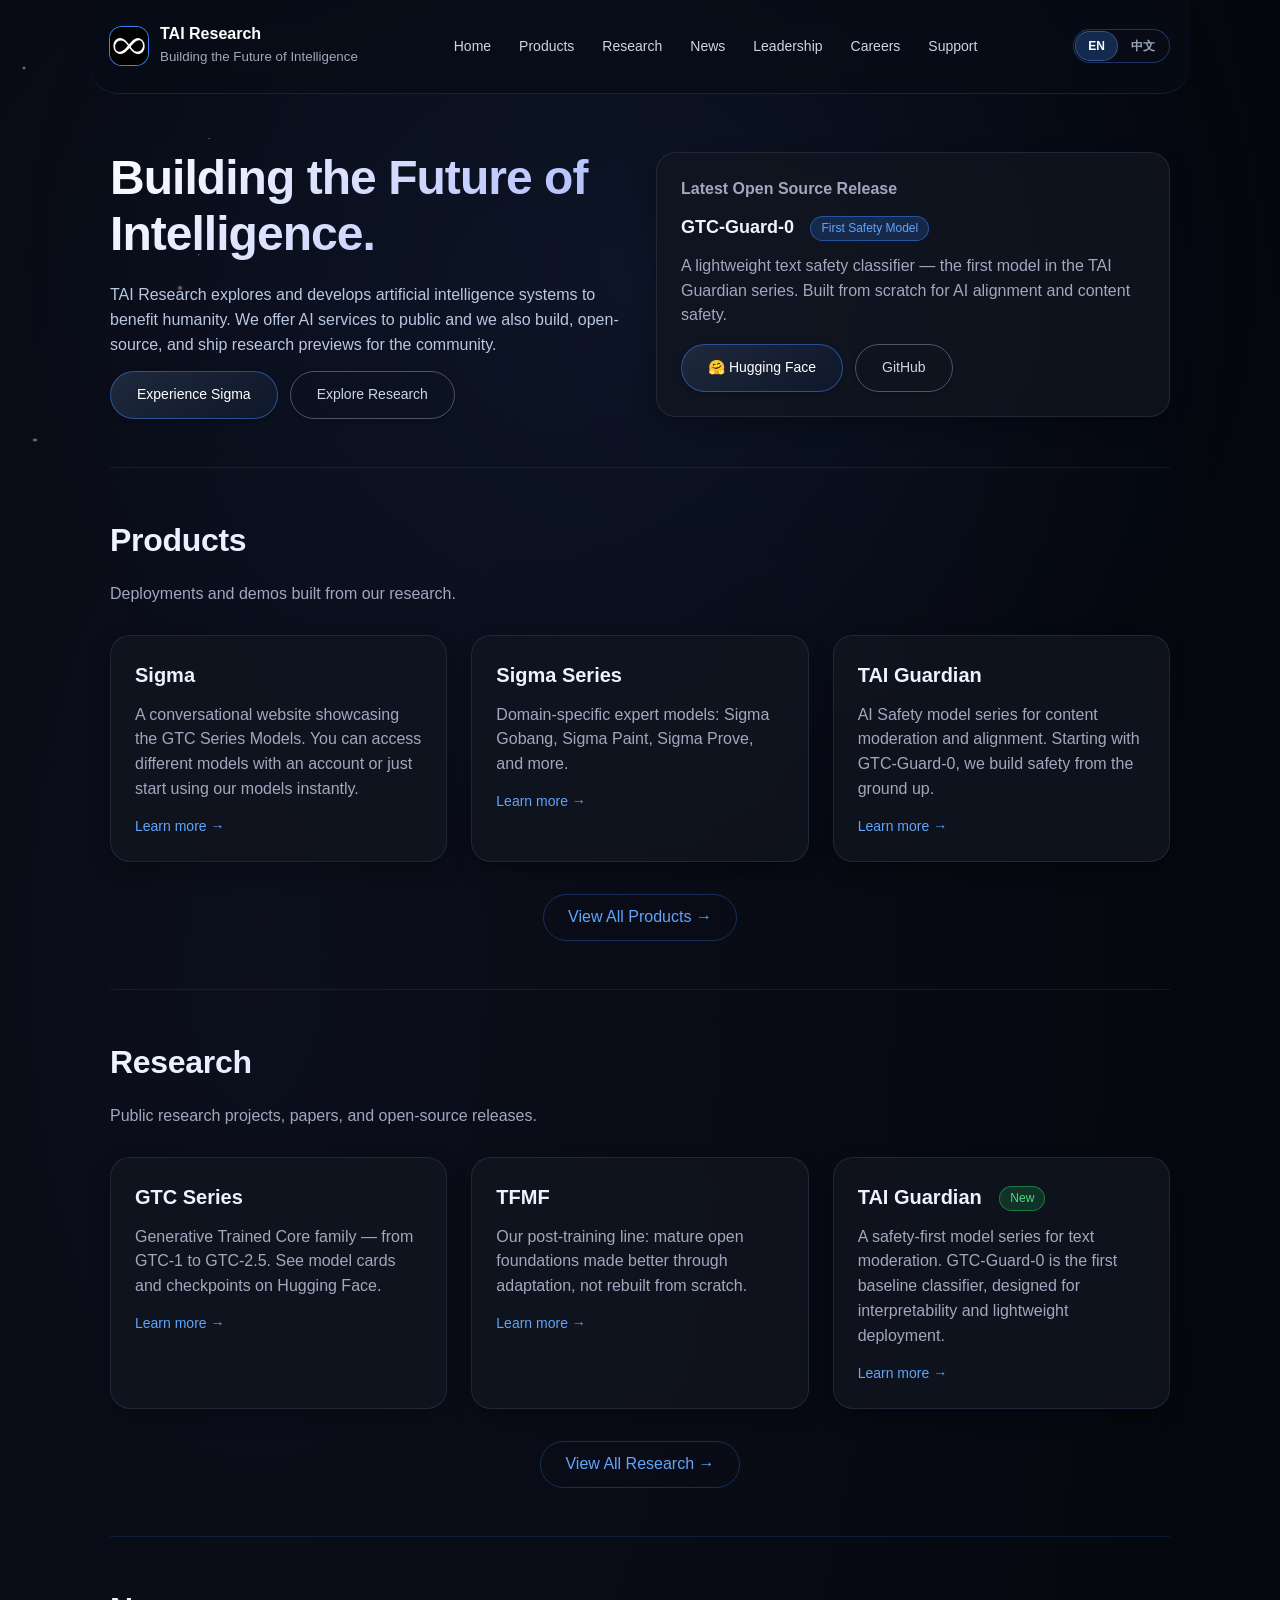
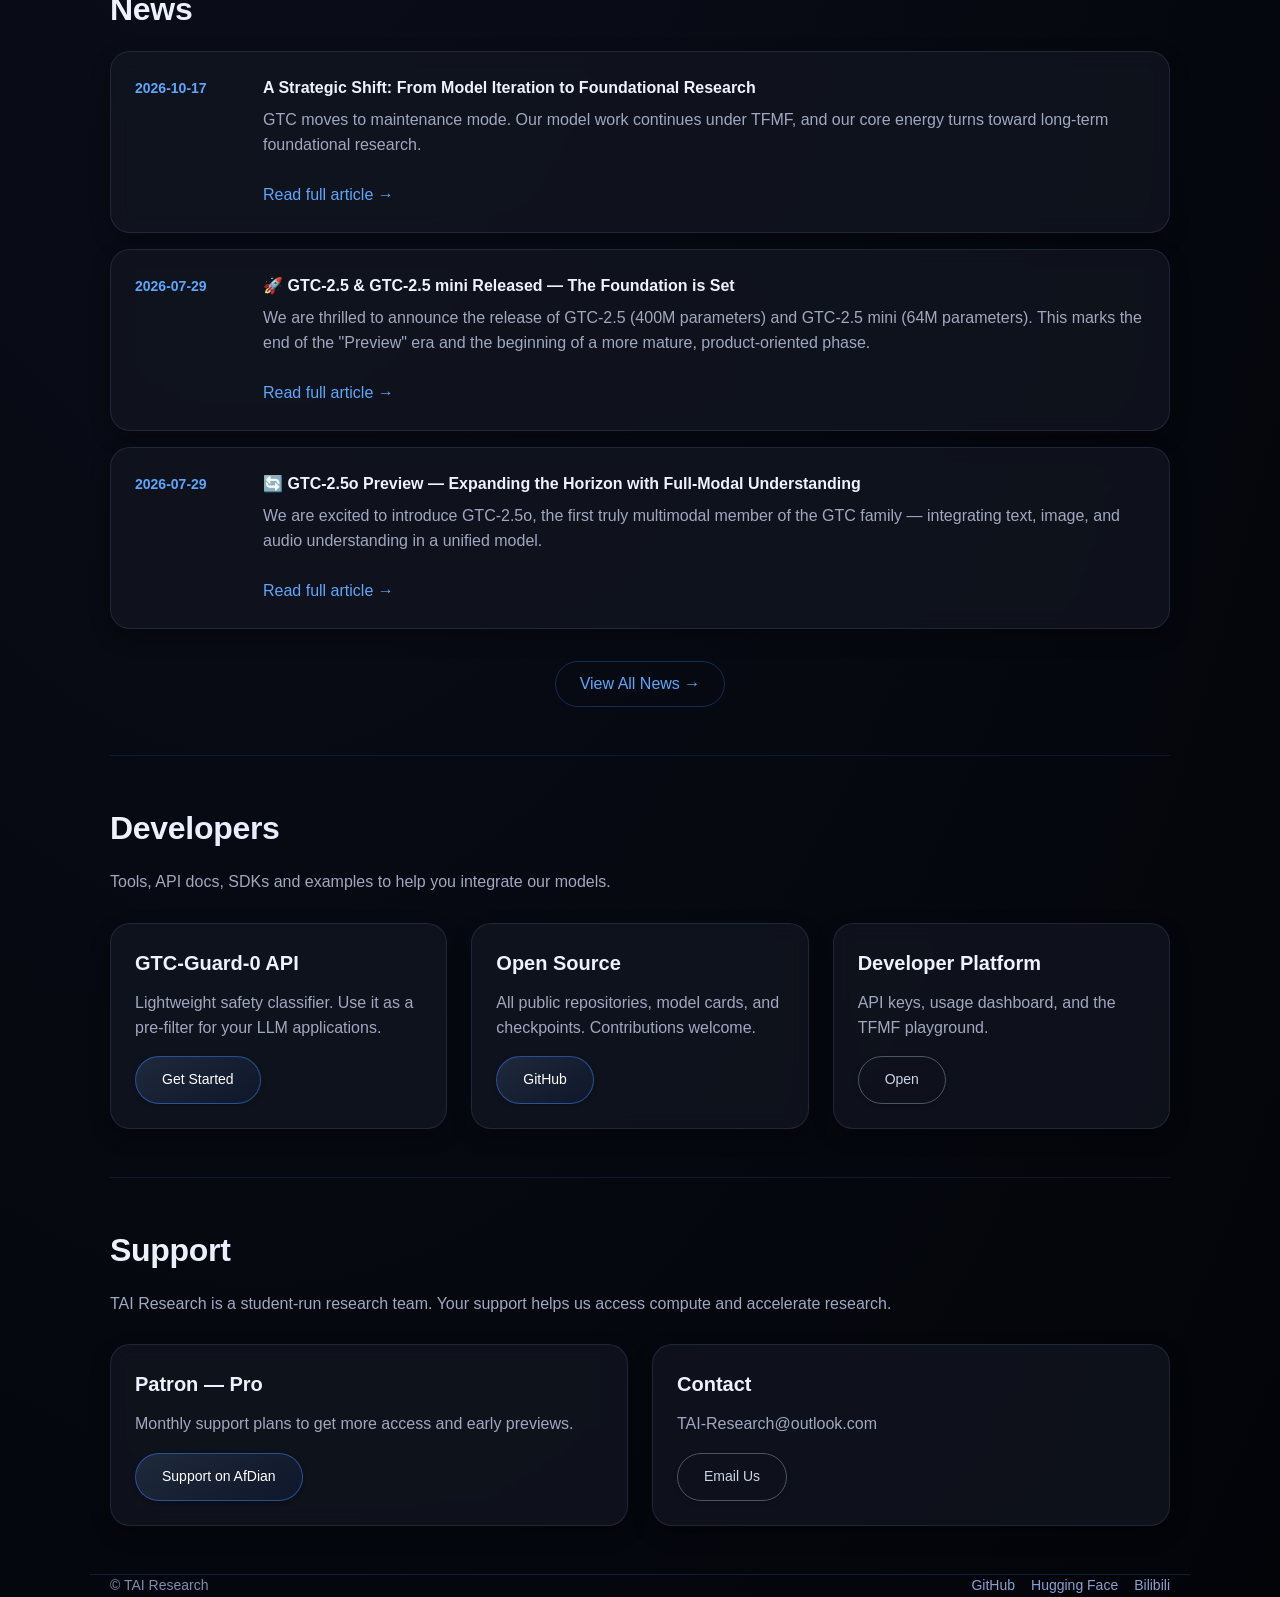
<file: index.html>
<!doctype html>
<html lang="en">
<head>
    <meta charset="utf-8" />
    <meta name="viewport" content="width=device-width,initial-scale=1" />
    <title>TAI Research — Building the Future of Intelligence</title>

    <link rel="icon" type="image/png" sizes="32x32" href="assets/favicon-32.png" />
    <link rel="icon" type="image/png" sizes="64x64" href="assets/favicon.png" />
    <link rel="apple-touch-icon" href="assets/apple-touch-icon.png" />

    <meta name="description" content="TAI Research explores and develops artificial intelligence systems to benefit humanity." />
    <meta property="og:title" content="TAI Research" />
    <meta property="og:description" content="Building the Future of Intelligence." />
    <meta property="og:image" content="assets/logo.png" />
    <meta name="theme-color" content="#0a0c12" />

    <link rel="stylesheet" href="assets/site.css" />
</head>
<body data-page="index">

<header class="container site-header">
    <a class="logo" href="index.html">
        <span class="mark"><img src="assets/logo.png" alt="TAI Research" /></span>
        <span>
            <span class="logo-name">TAI Research</span>
            <small data-i18n="tagline">Building the Future of Intelligence</small>
        </span>
    </a>

    <button class="nav-toggle" id="navToggle" aria-label="Menu" aria-expanded="false">☰</button>

    <nav class="site-nav">
        <a href="index.html" data-i18n="nav.home">Home</a>
        <a href="products.html" data-i18n="nav.products">Products</a>
        <a href="research.html" data-i18n="nav.research">Research</a>
        <a href="news.html" data-i18n="nav.news">News</a>
        <a href="leadership.html" data-i18n="nav.leadership">Leadership</a>
        <a href="careers.html" data-i18n="nav.careers">Careers</a>
        <a href="index.html#support" data-i18n="nav.support">Support</a>
    </nav>

    <div class="lang-toggle" role="group" aria-label="Language">
        <button type="button" data-lang-btn="en" aria-pressed="true">EN</button>
        <button type="button" data-lang-btn="zh" aria-pressed="false">中文</button>
    </div>
</header>

<main class="container">

    <section class="hero">
        <div>
            <h1 data-i18n="hero.title">Building the Future of Intelligence.</h1>
            <p data-i18n="hero.body">TAI Research explores and develops artificial intelligence systems to benefit humanity. We offer AI services to public and we also build, open-source, and ship research previews for the community.</p>
            <div class="hero-actions">
                <a class="btn" href="https://ltyleo.github.io/sigma/" target="_blank" rel="noopener" data-i18n="hero.cta1">Experience Sigma</a>
                <a class="btn outline" href="research.html" data-i18n="hero.cta2">Explore Research</a>
            </div>
        </div>
        <div class="card">
            <strong class="muted" style="display:block;margin-bottom:12px" data-i18n="latest.label">Latest Open Source Release</strong>
            <div>
                <span style="font-weight:600;font-size:18px;color:#f0f3ff">GTC-Guard-0</span>
                <span class="badge" data-i18n="latest.badge">First Safety Model</span>
            </div>
            <div class="muted" style="margin:12px 0" data-i18n="latest.desc">A lightweight text safety classifier — the first model in the TAI Guardian series. Built from scratch for AI alignment and content safety.</div>
            <div style="display:flex;gap:12px;margin-top:16px;flex-wrap:wrap">
                <a class="btn" href="https://huggingface.co/TAI-Research/GTC-Guard-0" target="_blank" rel="noopener">🤗 Hugging Face</a>
                <a class="btn outline" href="https://github.com/LTYLeo/GTC-Guard-0" target="_blank" rel="noopener">GitHub</a>
            </div>
        </div>
    </section>

    <section id="products">
        <h2 data-i18n="products.title">Products</h2>
        <p class="muted" data-i18n="products.sub">Deployments and demos built from our research.</p>
        <div class="grid">
            <a href="products.html" class="card card-clickable">
                <h3>Sigma</h3>
                <p class="muted" data-i18n="products.sigma">A conversational website showcasing the GTC Series Models. You can access different models with an account or just start using our models instantly.</p>
                <div class="more" data-i18n="learn_more">Learn more →</div>
            </a>
            <a href="products.html" class="card card-clickable">
                <h3>Sigma Series</h3>
                <p class="muted" data-i18n="products.sigma_series">Domain-specific expert models: Sigma Gobang, Sigma Paint, Sigma Prove, and more.</p>
                <div class="more" data-i18n="learn_more">Learn more →</div>
            </a>
            <a href="products.html" class="card card-clickable">
                <h3>TAI Guardian</h3>
                <p class="muted" data-i18n="products.guardian">AI Safety model series for content moderation and alignment. Starting with GTC-Guard-0, we build safety from the ground up.</p>
                <div class="more" data-i18n="learn_more">Learn more →</div>
            </a>
        </div>
        <div style="text-align:center;margin-top:16px">
            <a href="products.html" class="view-all-link" data-i18n="products.view_all">View All Products →</a>
        </div>
    </section>

    <section id="research">
        <h2 data-i18n="research.title">Research</h2>
        <p class="muted" data-i18n="research.sub">Public research projects, papers, and open-source releases.</p>
        <div class="grid">
            <a href="research.html" class="card card-clickable">
                <h3>GTC Series</h3>
                <p class="muted" data-i18n="research.gtc">Generative Trained Core family — from GTC-1 to GTC-2.5. See model cards and checkpoints on Hugging Face.</p>
                <div class="more" data-i18n="learn_more">Learn more →</div>
            </a>
            <a href="research.html" class="card card-clickable">
                <h3>TFMF</h3>
                <p class="muted" data-i18n="research.tfmf">Our post-training line: mature open foundations made better through adaptation, not rebuilt from scratch.</p>
                <div class="more" data-i18n="learn_more">Learn more →</div>
            </a>
            <a href="research.html" class="card card-clickable">
                <h3>TAI Guardian <span class="badge new" data-i18n="badge.new">New</span></h3>
                <p class="muted" data-i18n="research.guardian">A safety-first model series for text moderation. GTC-Guard-0 is the first baseline classifier, designed for interpretability and lightweight deployment.</p>
                <div class="more" data-i18n="learn_more">Learn more →</div>
            </a>
        </div>
        <div style="text-align:center;margin-top:16px">
            <a href="research.html" class="view-all-link" data-i18n="research.view_all">View All Research →</a>
        </div>
    </section>

    <section id="news">
        <h2 data-i18n="news.title">News</h2>
        <div style="display:flex;flex-direction:column;gap:16px;margin-top:16px">

            <a href="Research/strategic-shift.html" class="card news-clickable">
                <div class="news-item">
                    <div class="news-date">2026-10-17</div>
                    <div style="flex:1">
                        <strong data-i18n="news.shift.title">A Strategic Shift: From Model Iteration to Foundational Research</strong>
                        <div class="muted" style="margin-top:8px">
                            <span data-i18n="news.shift.desc">GTC moves to maintenance mode. Our model work continues under TFMF, and our core energy turns toward long-term foundational research.</span>
                            <br><br>
                            <span class="link-accent" data-i18n="read_more">Read full article →</span>
                        </div>
                    </div>
                </div>
            </a>

            <a href="Research/gtc-2.5.html" class="card news-clickable">
                <div class="news-item">
                    <div class="news-date">2026-07-29</div>
                    <div style="flex:1">
                        <strong data-i18n="news.gtc25.title">🚀 GTC-2.5 &amp; GTC-2.5 mini Released — The Foundation is Set</strong>
                        <div class="muted" style="margin-top:8px">
                            <span data-i18n="news.gtc25.desc">We are thrilled to announce the release of GTC-2.5 (400M parameters) and GTC-2.5 mini (64M parameters). This marks the end of the "Preview" era and the beginning of a more mature, product-oriented phase.</span>
                            <br><br>
                            <span class="link-accent" data-i18n="read_more">Read full article →</span>
                        </div>
                    </div>
                </div>
            </a>

            <a href="Research/gtc-2.5o.html" class="card news-clickable">
                <div class="news-item">
                    <div class="news-date">2026-07-29</div>
                    <div style="flex:1">
                        <strong data-i18n="news.gtc25o.title">🔄 GTC-2.5o Preview — Expanding the Horizon with Full-Modal Understanding</strong>
                        <div class="muted" style="margin-top:8px">
                            <span data-i18n="news.gtc25o.desc">We are excited to introduce GTC-2.5o, the first truly multimodal member of the GTC family — integrating text, image, and audio understanding in a unified model.</span>
                            <br><br>
                            <span class="link-accent" data-i18n="read_more">Read full article →</span>
                        </div>
                    </div>
                </div>
            </a>

        </div>
        <div style="text-align:center;margin-top:16px">
            <a href="news.html" class="view-all-link" data-i18n="news.view_all">View All News →</a>
        </div>
    </section>

    <section id="developers">
        <h2 data-i18n="dev.title">Developers</h2>
        <p class="muted" data-i18n="dev.sub">Tools, API docs, SDKs and examples to help you integrate our models.</p>
        <div class="grid">
            <div class="card">
                <h3>GTC-Guard-0 API</h3>
                <p class="muted" data-i18n="dev.guard_api">Lightweight safety classifier. Use it as a pre-filter for your LLM applications.</p>
                <p style="margin-top:16px"><a class="btn" href="https://huggingface.co/TAI-Research/GTC-Guard-0" target="_blank" rel="noopener" data-i18n="dev.get_started">Get Started</a></p>
            </div>
            <div class="card">
                <h3 data-i18n="dev.oss_title">Open Source</h3>
                <p class="muted" data-i18n="dev.oss_desc">All public repositories, model cards, and checkpoints. Contributions welcome.</p>
                <p style="margin-top:16px"><a class="btn" href="https://github.com/LTYLeo" target="_blank" rel="noopener">GitHub</a></p>
            </div>
            <div class="card">
                <h3 data-i18n="dev.platform_title">Developer Platform</h3>
                <p class="muted" data-i18n="dev.platform_desc">API keys, usage dashboard, and the TFMF playground.</p>
                <p style="margin-top:16px"><a class="btn outline" href="https://ltyleo.github.io/platform/" target="_blank" rel="noopener" data-i18n="dev.open">Open</a></p>
            </div>
        </div>
    </section>

    <section id="support">
        <h2 data-i18n="support.title">Support</h2>
        <p class="muted" data-i18n="support.sub">TAI Research is a student-run research team. Your support helps us access compute and accelerate research.</p>
        <div class="grid">
            <div class="card">
                <h3 data-i18n="support.patron_title">Patron — Pro</h3>
                <p class="muted" data-i18n="support.patron_desc">Monthly support plans to get more access and early previews.</p>
                <p style="margin-top:16px"><a class="btn" href="https://afdian.com/a/tai_research" target="_blank" rel="noopener" data-i18n="support.afdian">Support on AfDian</a></p>
            </div>
            <div class="card">
                <h3 data-i18n="support.contact_title">Contact</h3>
                <p class="muted">TAI-Research@outlook.com</p>
                <p style="margin-top:16px"><a class="btn outline" href="mailto:TAI-Research@outlook.com" data-i18n="support.email">Email Us</a></p>
            </div>
        </div>
    </section>

</main>

<footer class="container">
    <div class="footer-inner">
        <div>© TAI Research</div>
        <div class="footer-links">
            <a href="https://github.com/LTYLeo" target="_blank" rel="noopener">GitHub</a>
            <a href="https://huggingface.co/TAI-Research" target="_blank" rel="noopener">Hugging Face</a>
            <a href="https://space.bilibili.com/88158150" target="_blank" rel="noopener">Bilibili</a>
        </div>
    </div>
</footer>

<script src="assets/locales.js"></script>
<script src="assets/i18n.js"></script>
<script src="assets/menu.js"></script>
</body>
</html>
</file>
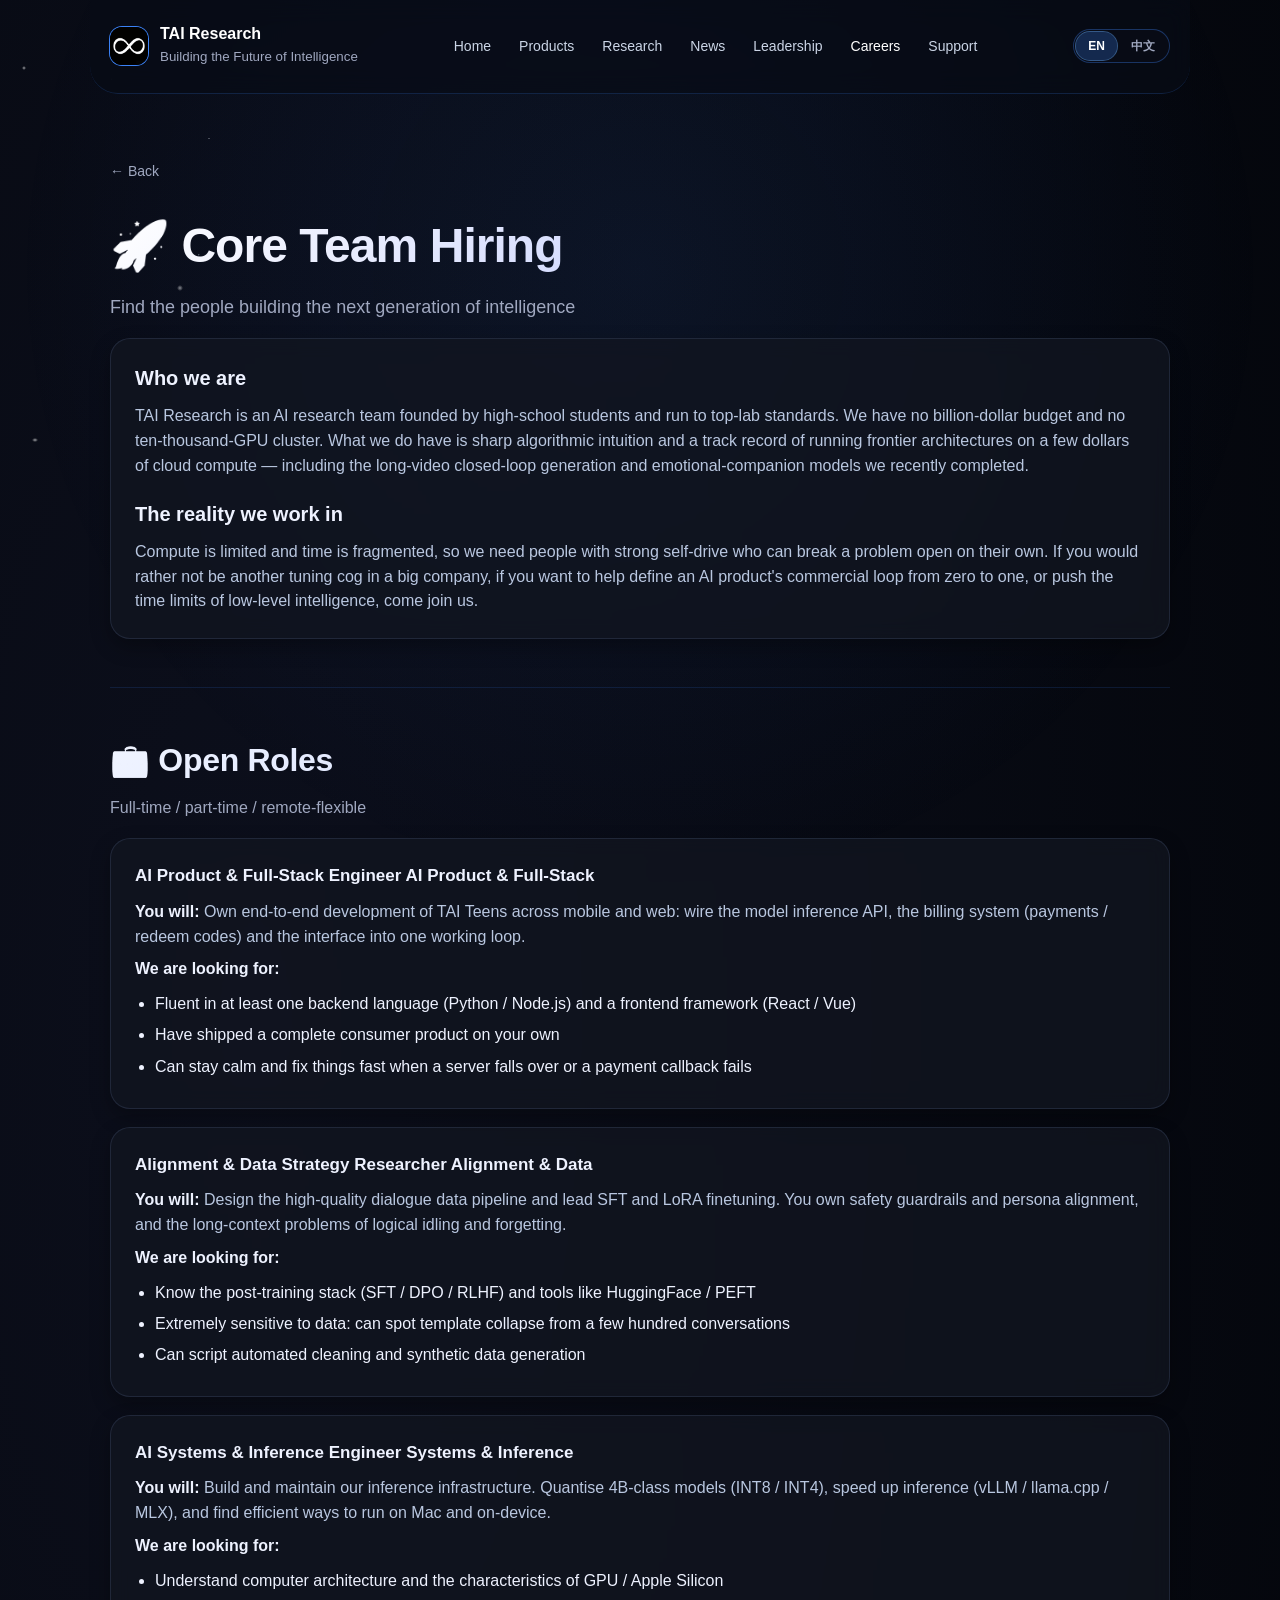
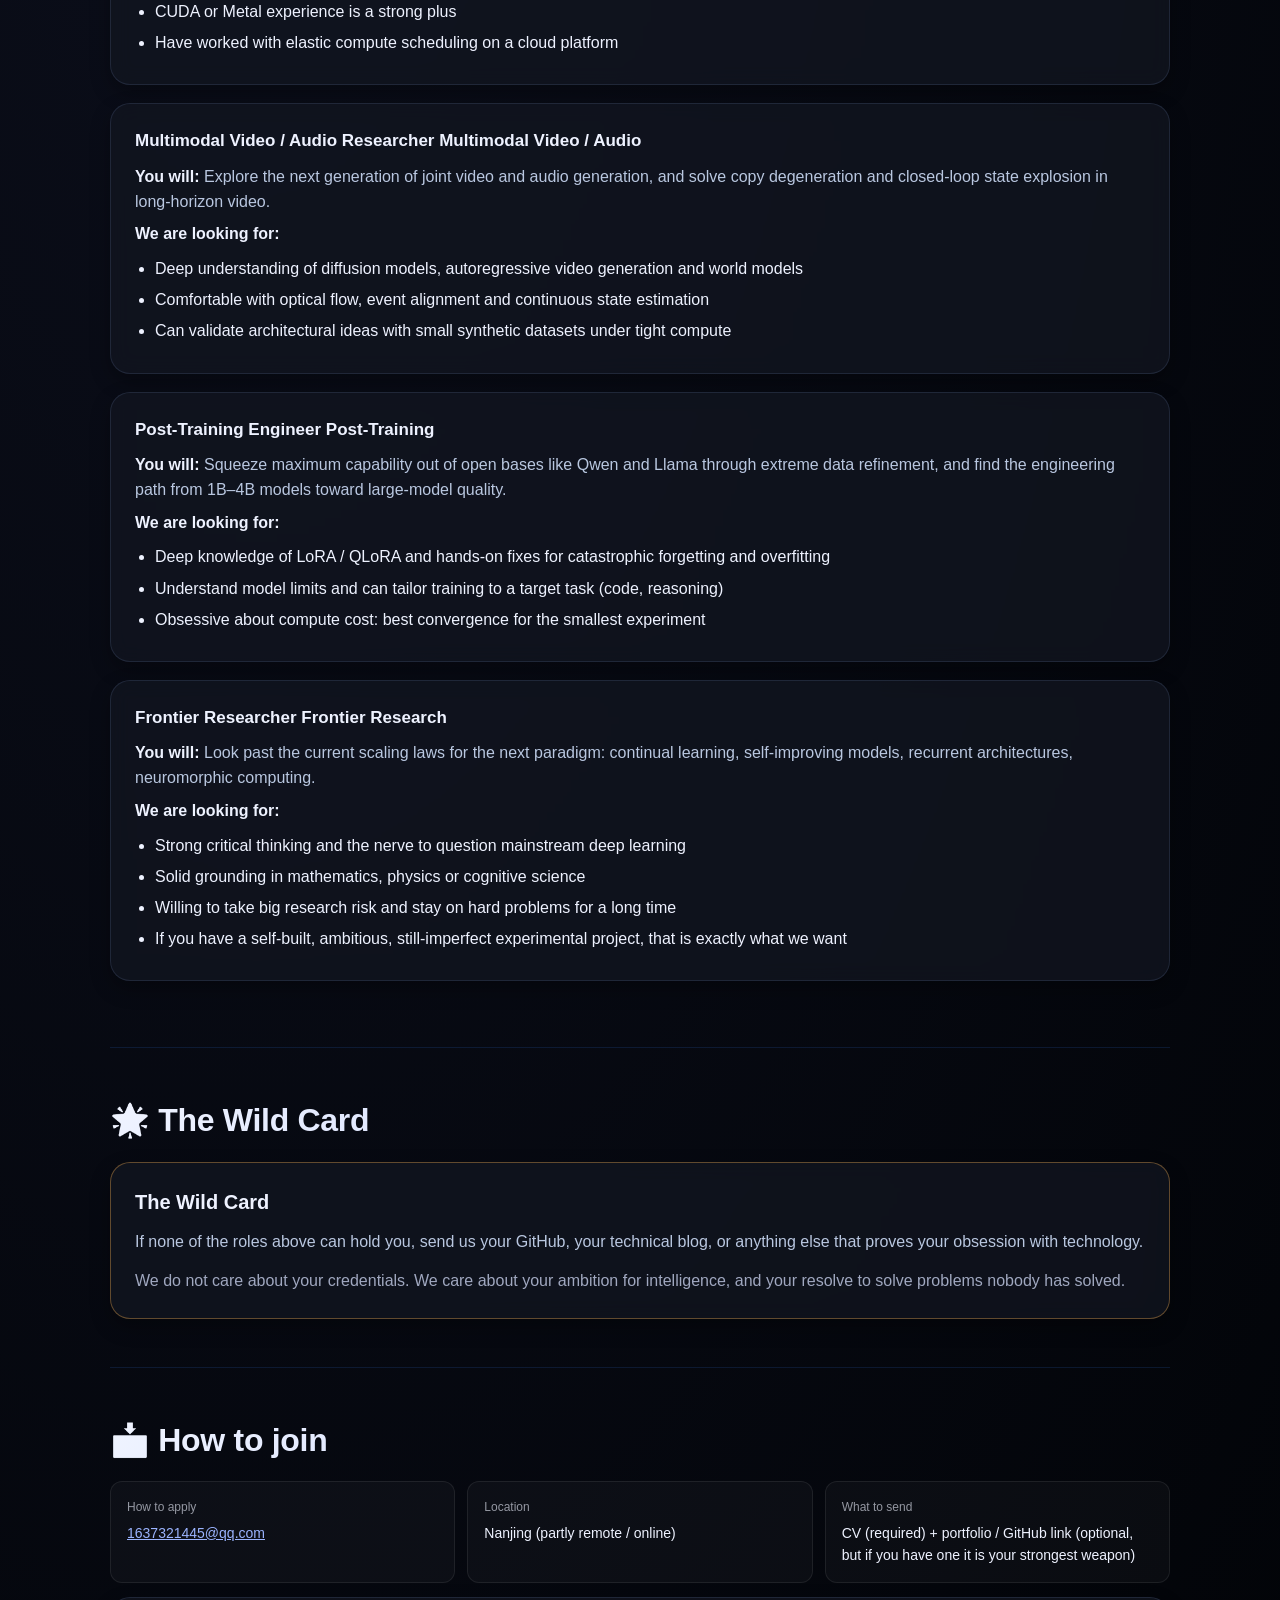
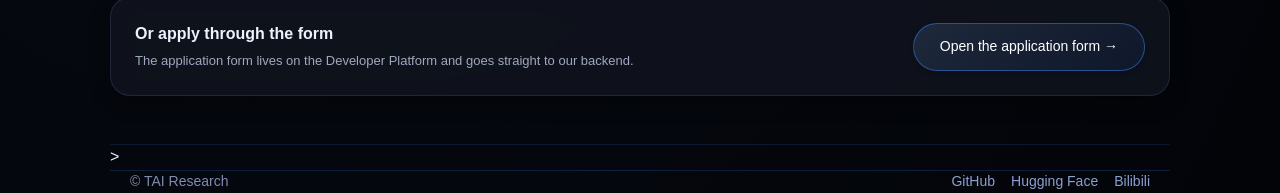
<file: careers.html>
<!doctype html>
<html lang="en">
<head>
    <meta charset="utf-8" />
    <meta name="viewport" content="width=device-width,initial-scale=1" />
    <title>Careers — TAI Research</title>
    <link rel="icon" type="image/png" sizes="32x32" href="assets/favicon-32.png" />
    <link rel="icon" type="image/png" sizes="64x64" href="assets/favicon.png" />
    <link rel="apple-touch-icon" href="assets/apple-touch-icon.png" />
    <meta name="description" content="TAI Research core team hiring: find the people building the next generation of intelligence." />
    <meta name="theme-color" content="#0a0c12" />
    <link rel="stylesheet" href="assets/site.css" />
    <style>
        .job { margin-bottom: 18px; }
        .job h3 { margin: 0 0 10px; font-size: 17px; }
        .job .part { margin: 0 0 8px; }
        .job .part b { color: var(--text); }
        .job ul { margin: 6px 0 0; padding-left: 20px; }
        .job li { margin: 4px 0; line-height: 1.7; }
        .role-tag {
            display: inline-block; font-size: 12px; padding: 2px 8px; border-radius: 999px;
            background: rgba(120,140,255,.14); color: #9fb0ff; margin-left: 8px;
            vertical-align: middle; font-weight: 500;
        }
        .wild { border: 1px solid rgba(255,180,80,.35); }
        .apply-row { display: flex; gap: 12px; flex-wrap: wrap; margin-top: 14px; }
        .apply-card { flex: 1 1 220px; padding: 16px; border-radius: 12px;
            background: rgba(255,255,255,.03); border: 1px solid rgba(255,255,255,.08); }
        .apply-card .k { font-size: 12px; opacity: .6; margin-bottom: 6px; }
        .apply-card .v { font-size: 14px; }
    </style>
</head>
<body data-page="careers">

<header class="container site-header">
    <a class="logo" href="index.html">
        <span class="mark"><img src="assets/logo.png" alt="TAI Research" /></span>
        <span>
            <span class="logo-name">TAI Research</span>
            <small data-i18n="tagline">Building the Future of Intelligence</small>
        </span>
    </a>

    <button class="nav-toggle" id="navToggle" aria-label="Menu" aria-expanded="false">☰</button>

    <nav class="site-nav">
        <a href="index.html" data-i18n="nav.home">Home</a>
        <a href="products.html" data-i18n="nav.products">Products</a>
        <a href="research.html" data-i18n="nav.research">Research</a>
        <a href="news.html" data-i18n="nav.news">News</a>
        <a href="leadership.html" data-i18n="nav.leadership">Leadership</a>
        <a href="careers.html" aria-current="page" data-i18n="nav.careers">Careers</a>
        <a href="index.html#support" data-i18n="nav.support">Support</a>
    </nav>

    <div class="lang-toggle" role="group" aria-label="Language">
        <button type="button" data-lang-btn="en" aria-pressed="true">EN</button>
        <button type="button" data-lang-btn="zh" aria-pressed="false">中文</button>
    </div>
</header>

<main class="container">

    <section style="border-bottom:none;padding-bottom:8px">
        <a href="index.html" class="back-link" data-i18n="back">← Back</a>
        <h1 data-i18n="careers.title">🚀 Core Team Hiring</h1>
        <p class="lede" data-i18n="careers.sub">Find the people building the next generation of intelligence</p>
    </section>

    <section style="padding-top:8px">
        <div class="card">
            <h3 style="margin-bottom:10px" data-i18n="careers.who.title">Who we are</h3>
            <p data-i18n="careers.who.body">TAI Research is an AI research team founded by high-school students and run to top-lab standards. We have no billion-dollar budget and no ten-thousand-GPU cluster. What we do have is sharp algorithmic intuition and a track record of running frontier architectures on a few dollars of cloud compute &mdash; including the long-video closed-loop generation and emotional-companion models we recently completed.</p>
            <h3 style="margin:20px 0 10px" data-i18n="careers.real.title">The reality we work in</h3>
            <p data-i18n="careers.real.body">Compute is limited and time is fragmented, so we need people with strong self-drive who can break a problem open on their own. If you would rather not be another tuning cog in a big company, if you want to help define an AI product's commercial loop from zero to one, or push the time limits of low-level intelligence, come join us.</p>
        </div>
    </section>

    <section>
        <h2 data-i18n="careers.roles">💼 Open Roles</h2>
        <p class="muted" style="margin-top:-6px;margin-bottom:18px" data-i18n="careers.roles.note">Full-time / part-time / remote-flexible</p>

        <div class="card job">
            <h3 data-i18n="careers.j0.title">AI Product & Full-Stack Engineer <span class="role-tag">AI Product &amp; Full-Stack</span></h3>
            <p class="part"><b data-i18n="careers.resp">You will:</b> <span data-i18n="careers.j0.body">Own end-to-end development of TAI Teens across mobile and web: wire the model inference API, the billing system (payments / redeem codes) and the interface into one working loop.</span></p>
            <p class="part"><b data-i18n="careers.want">We are looking for:</b></p>
            <ul>
                    <li data-i18n="careers.j0.p0">Fluent in at least one backend language (Python / Node.js) and a frontend framework (React / Vue)</li>
                    <li data-i18n="careers.j0.p1">Have shipped a complete consumer product on your own</li>
                    <li data-i18n="careers.j0.p2">Can stay calm and fix things fast when a server falls over or a payment callback fails</li>
            </ul>
        </div>
        <div class="card job">
            <h3 data-i18n="careers.j1.title">Alignment &amp; Data Strategy Researcher <span class="role-tag">Alignment &amp; Data</span></h3>
            <p class="part"><b data-i18n="careers.resp">You will:</b> <span data-i18n="careers.j1.body">Design the high-quality dialogue data pipeline and lead SFT and LoRA finetuning. You own safety guardrails and persona alignment, and the long-context problems of logical idling and forgetting.</span></p>
            <p class="part"><b data-i18n="careers.want">We are looking for:</b></p>
            <ul>
                    <li data-i18n="careers.j1.p0">Know the post-training stack (SFT / DPO / RLHF) and tools like HuggingFace / PEFT</li>
                    <li data-i18n="careers.j1.p1">Extremely sensitive to data: can spot template collapse from a few hundred conversations</li>
                    <li data-i18n="careers.j1.p2">Can script automated cleaning and synthetic data generation</li>
            </ul>
        </div>
        <div class="card job">
            <h3 data-i18n="careers.j2.title">AI Systems &amp; Inference Engineer <span class="role-tag">Systems &amp; Inference</span></h3>
            <p class="part"><b data-i18n="careers.resp">You will:</b> <span data-i18n="careers.j2.body">Build and maintain our inference infrastructure. Quantise 4B-class models (INT8 / INT4), speed up inference (vLLM / llama.cpp / MLX), and find efficient ways to run on Mac and on-device.</span></p>
            <p class="part"><b data-i18n="careers.want">We are looking for:</b></p>
            <ul>
                    <li data-i18n="careers.j2.p0">Understand computer architecture and the characteristics of GPU / Apple Silicon</li>
                    <li data-i18n="careers.j2.p1">CUDA or Metal experience is a strong plus</li>
                    <li data-i18n="careers.j2.p2">Have worked with elastic compute scheduling on a cloud platform</li>
            </ul>
        </div>
        <div class="card job">
            <h3 data-i18n="careers.j3.title">Multimodal Video / Audio Researcher <span class="role-tag">Multimodal Video / Audio</span></h3>
            <p class="part"><b data-i18n="careers.resp">You will:</b> <span data-i18n="careers.j3.body">Explore the next generation of joint video and audio generation, and solve copy degeneration and closed-loop state explosion in long-horizon video.</span></p>
            <p class="part"><b data-i18n="careers.want">We are looking for:</b></p>
            <ul>
                    <li data-i18n="careers.j3.p0">Deep understanding of diffusion models, autoregressive video generation and world models</li>
                    <li data-i18n="careers.j3.p1">Comfortable with optical flow, event alignment and continuous state estimation</li>
                    <li data-i18n="careers.j3.p2">Can validate architectural ideas with small synthetic datasets under tight compute</li>
            </ul>
        </div>
        <div class="card job">
            <h3 data-i18n="careers.j4.title">Post-Training Engineer <span class="role-tag">Post-Training</span></h3>
            <p class="part"><b data-i18n="careers.resp">You will:</b> <span data-i18n="careers.j4.body">Squeeze maximum capability out of open bases like Qwen and Llama through extreme data refinement, and find the engineering path from 1B–4B models toward large-model quality.</span></p>
            <p class="part"><b data-i18n="careers.want">We are looking for:</b></p>
            <ul>
                    <li data-i18n="careers.j4.p0">Deep knowledge of LoRA / QLoRA and hands-on fixes for catastrophic forgetting and overfitting</li>
                    <li data-i18n="careers.j4.p1">Understand model limits and can tailor training to a target task (code, reasoning)</li>
                    <li data-i18n="careers.j4.p2">Obsessive about compute cost: best convergence for the smallest experiment</li>
            </ul>
        </div>
        <div class="card job">
            <h3 data-i18n="careers.j5.title">Frontier Researcher <span class="role-tag">Frontier Research</span></h3>
            <p class="part"><b data-i18n="careers.resp">You will:</b> <span data-i18n="careers.j5.body">Look past the current scaling laws for the next paradigm: continual learning, self-improving models, recurrent architectures, neuromorphic computing.</span></p>
            <p class="part"><b data-i18n="careers.want">We are looking for:</b></p>
            <ul>
                    <li data-i18n="careers.j5.p0">Strong critical thinking and the nerve to question mainstream deep learning</li>
                    <li data-i18n="careers.j5.p1">Solid grounding in mathematics, physics or cognitive science</li>
                    <li data-i18n="careers.j5.p2">Willing to take big research risk and stay on hard problems for a long time</li>
                    <li data-i18n="careers.j5.p3">If you have a self-built, ambitious, still-imperfect experimental project, that is exactly what we want</li>
            </ul>
        </div>
    </section>

    <section>
        <h2 data-i18n="careers.wild.title">🌟 The Wild Card</h2>
        <div class="card wild">
            <h3>The Wild Card</h3>
            <p data-i18n="careers.wild.body">If none of the roles above can hold you, send us your GitHub, your technical blog, or anything else that proves your obsession with technology.</p>
            <p class="muted" style="margin-top:10px" data-i18n="careers.wild.note">We do not care about your credentials. We care about your ambition for intelligence, and your resolve to solve problems nobody has solved.</p>
        </div>
    </section>

    <section>
        <h2 data-i18n="careers.apply">📩 How to join</h2>
        <div class="apply-row">
            <div class="apply-card">
                <div class="k" data-i18n="careers.apply.how">How to apply</div>
                <div class="v"><a href="mailto:1637321445@qq.com">1637321445@qq.com</a></div>
            </div>
            <div class="apply-card">
                <div class="k" data-i18n="careers.apply.where">Location</div>
                <div class="v" data-i18n="careers.apply.where.v">Nanjing (partly remote / online)</div>
            </div>
            <div class="apply-card">
                <div class="k" data-i18n="careers.apply.attach">What to send</div>
                <div class="v" data-i18n="careers.apply.attach.v">CV (required) + portfolio / GitHub link (optional, but if you have one it is your strongest weapon)</div>
            </div>
        </div>

        <!-- 直接投递：表单在开发者平台，提交后进后端 submissions 表 -->
        <div class="card" style="margin-top:14px;display:flex;gap:16px;align-items:center;flex-wrap:wrap;justify-content:space-between">
            <div>
                <div style="font-weight:600;margin-bottom:4px" data-i18n="careers.form.title">Or apply through the form</div>
                <div class="muted" style="font-size:13px" data-i18n="careers.form.note">The application form lives on the Developer Platform and goes straight to our backend.</div>
            </div>
            <a class="btn" href="https://ltyleo.github.io/platform/careers.html#apply"
               target="_blank" rel="noopener" data-i18n="careers.form.btn">Open the application form →</a>
        </div>
    </section>
>

<footer class="container">
    <div class="footer-inner">
        <div>© TAI Research</div>
        <div class="footer-links">
            <a href="https://github.com/LTYLeo" target="_blank" rel="noopener">GitHub</a>
            <a href="https://huggingface.co/TAI-Research" target="_blank" rel="noopener">Hugging Face</a>
            <a href="https://space.bilibili.com/88158150" target="_blank" rel="noopener">Bilibili</a>
        </div>
    </div>
</footer>

<script src="assets/locales.js"></script>
<script src="assets/i18n.js"></script>
<script src="assets/menu.js"></script>
</body>
</html>
</file>
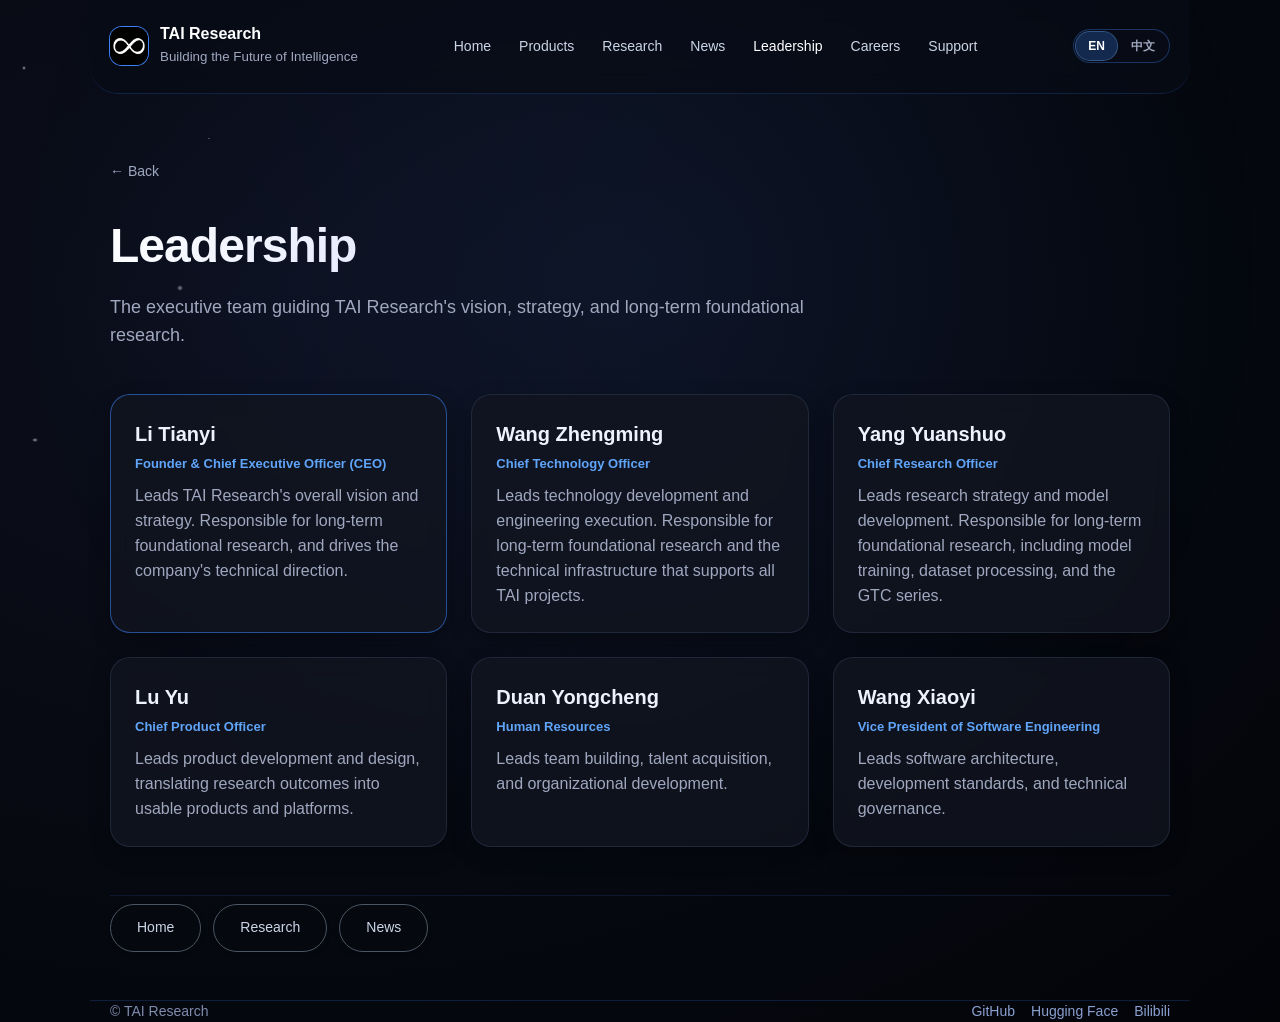
<file: leadership.html>
<!doctype html>
<html lang="en">
<head>
    <meta charset="utf-8" />
    <meta name="viewport" content="width=device-width,initial-scale=1" />
    <title>Leadership — TAI Research</title>
    <link rel="icon" type="image/png" sizes="32x32" href="assets/favicon-32.png" />
    <link rel="icon" type="image/png" sizes="64x64" href="assets/favicon.png" />
    <link rel="apple-touch-icon" href="assets/apple-touch-icon.png" />
    <meta name="description" content="The executive team guiding TAI Research." />
    <meta name="theme-color" content="#0a0c12" />
    <link rel="stylesheet" href="assets/site.css" />
</head>
<body data-page="leadership">

<header class="container site-header">
    <a class="logo" href="index.html">
        <span class="mark"><img src="assets/logo.png" alt="TAI Research" /></span>
        <span>
            <span class="logo-name">TAI Research</span>
            <small data-i18n="tagline">Building the Future of Intelligence</small>
        </span>
    </a>

    <button class="nav-toggle" id="navToggle" aria-label="Menu" aria-expanded="false">☰</button>

    <nav class="site-nav">
        <a href="index.html" data-i18n="nav.home">Home</a>
        <a href="products.html" data-i18n="nav.products">Products</a>
        <a href="research.html" data-i18n="nav.research">Research</a>
        <a href="news.html" data-i18n="nav.news">News</a>
        <a href="leadership.html" aria-current="page" data-i18n="nav.leadership">Leadership</a>
        <a href="careers.html" data-i18n="nav.careers">Careers</a>
        <a href="index.html#support" data-i18n="nav.support">Support</a>
    </nav>

    <div class="lang-toggle" role="group" aria-label="Language">
        <button type="button" data-lang-btn="en" aria-pressed="true">EN</button>
        <button type="button" data-lang-btn="zh" aria-pressed="false">中文</button>
    </div>
</header>

<main class="container">
    <section style="border-bottom:none;padding-bottom:8px">
        <a href="index.html" class="back-link" data-i18n="back">← Back</a>
        <h1 data-i18n="leadpage.title">Leadership</h1>
        <p class="lede" data-i18n="leadpage.sub">The executive team guiding TAI Research's vision, strategy, and long-term foundational research.</p>
    </section>

    <section style="padding-top:8px">
        <div class="grid">
            <div class="card leader-primary">
                <h3 style="margin-bottom:4px" data-i18n="lead.name0">Li Tianyi</h3>
                <div class="leader-role" data-i18n="lead.role0">Founder &amp; Chief Executive Officer (CEO)</div>
                <p class="muted" style="margin-top:10px" data-i18n="lead.bio0">Leads TAI Research's overall vision and strategy. Responsible for long-term foundational research, and drives the company's technical direction.</p>
            </div>
            <div class="card">
                <h3 style="margin-bottom:4px" data-i18n="lead.name1">Wang Zhengming</h3>
                <div class="leader-role" data-i18n="lead.role1">Chief Technology Officer</div>
                <p class="muted" style="margin-top:10px" data-i18n="lead.bio1">Leads technology development and engineering execution. Responsible for long-term foundational research and the technical infrastructure that supports all TAI projects.</p>
            </div>
            <div class="card">
                <h3 style="margin-bottom:4px" data-i18n="lead.name2">Yang Yuanshuo</h3>
                <div class="leader-role" data-i18n="lead.role2">Chief Research Officer</div>
                <p class="muted" style="margin-top:10px" data-i18n="lead.bio2">Leads research strategy and model development. Responsible for long-term foundational research, including model training, dataset processing, and the GTC series.</p>
            </div>
            <div class="card">
                <h3 style="margin-bottom:4px" data-i18n="lead.name3">Lu Yu</h3>
                <div class="leader-role" data-i18n="lead.role3">Chief Product Officer</div>
                <p class="muted" style="margin-top:10px" data-i18n="lead.bio3">Leads product development and design, translating research outcomes into usable products and platforms.</p>
            </div>
            <div class="card">
                <h3 style="margin-bottom:4px" data-i18n="lead.name4">Duan Yongcheng</h3>
                <div class="leader-role" data-i18n="lead.role4">Human Resources</div>
                <p class="muted" style="margin-top:10px" data-i18n="lead.bio4">Leads team building, talent acquisition, and organizational development.</p>
            </div>
            <div class="card">
                <h3 style="margin-bottom:4px" data-i18n="lead.name5">Wang Xiaoyi</h3>
                <div class="leader-role" data-i18n="lead.role5">Vice President of Software Engineering</div>
                <p class="muted" style="margin-top:10px" data-i18n="lead.bio5">Leads software architecture, development standards, and technical governance.</p>
            </div>
        </div>
    </section>

    <section style="border-bottom:none;padding-top:8px">
        <div style="display:flex;gap:12px;flex-wrap:wrap">
            <a href="index.html" class="btn outline" data-i18n="nav.home">Home</a>
            <a href="research.html" class="btn outline" data-i18n="nav.research">Research</a>
            <a href="news.html" class="btn outline" data-i18n="nav.news">News</a>
        </div>
    </section>

</main>

<footer class="container">
    <div class="footer-inner">
        <div>© TAI Research</div>
        <div class="footer-links">
            <a href="https://github.com/LTYLeo" target="_blank" rel="noopener">GitHub</a>
            <a href="https://huggingface.co/TAI-Research" target="_blank" rel="noopener">Hugging Face</a>
            <a href="https://space.bilibili.com/88158150" target="_blank" rel="noopener">Bilibili</a>
        </div>
    </div>
</footer>

<script src="assets/locales.js"></script>
<script src="assets/i18n.js"></script>
<script src="assets/menu.js"></script>
</body>
</html>
</file>
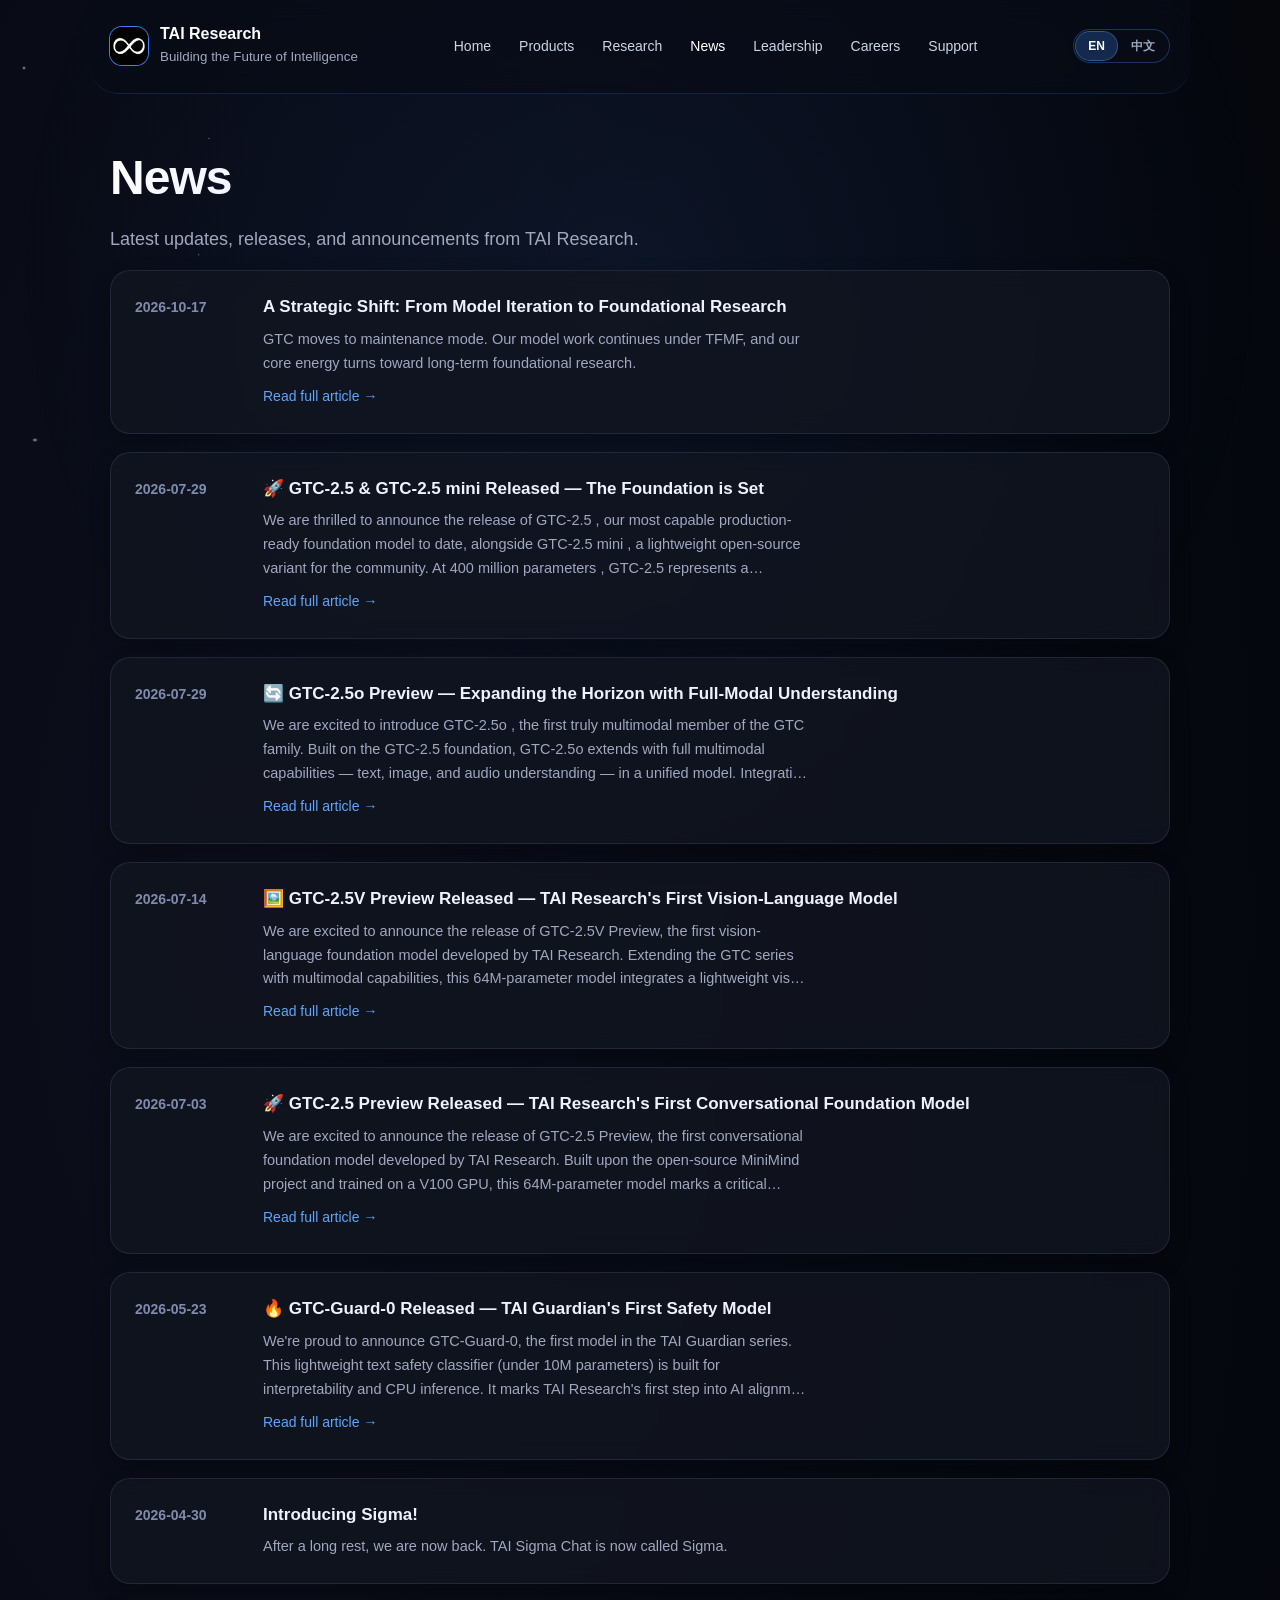
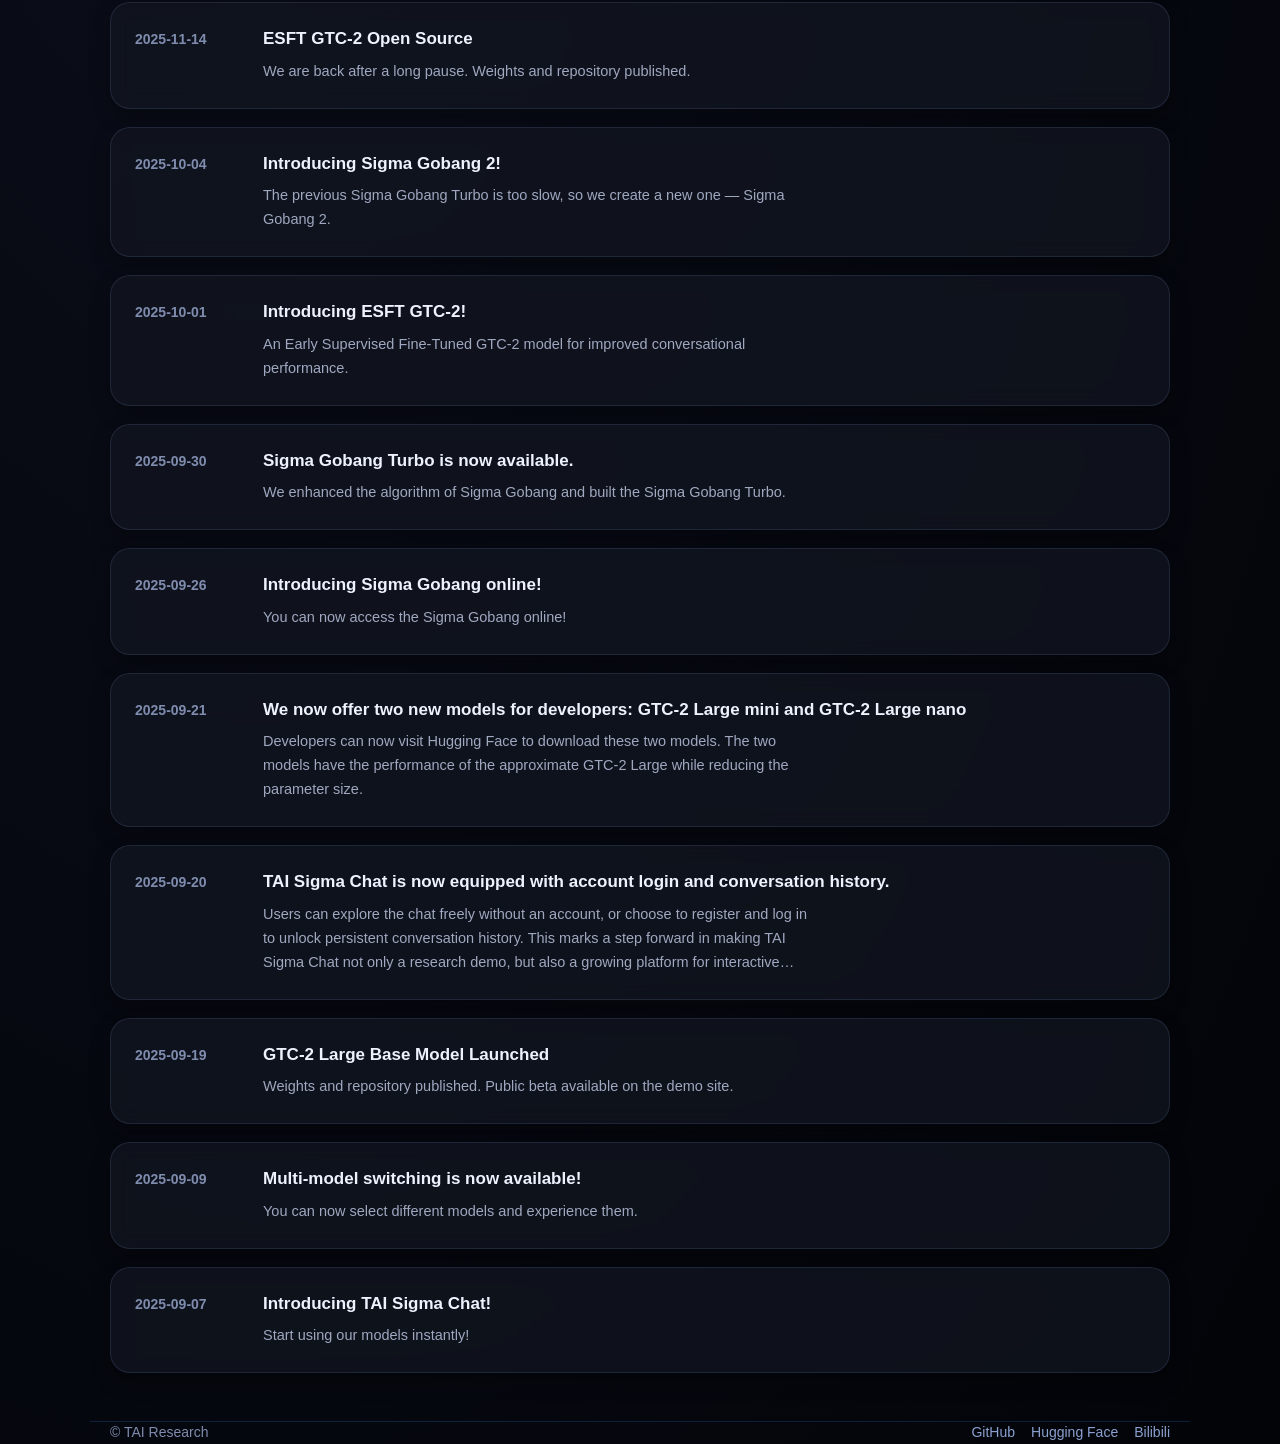
<file: news.html>
<!doctype html>
<html lang="en">
<head>
    <meta charset="utf-8" />
    <meta name="viewport" content="width=device-width,initial-scale=1" />
    <title>News — TAI Research</title>
    <link rel="icon" type="image/png" sizes="32x32" href="assets/favicon-32.png" />
    <link rel="icon" type="image/png" sizes="64x64" href="assets/favicon.png" />
    <link rel="apple-touch-icon" href="assets/apple-touch-icon.png" />
    <meta name="description" content="Latest updates, releases, and announcements from TAI Research." />
    <meta name="theme-color" content="#0a0c12" />
    <link rel="stylesheet" href="assets/site.css" />
</head>
<body data-page="news">

<header class="container site-header">
    <a class="logo" href="index.html">
        <span class="mark"><img src="assets/logo.png" alt="TAI Research" /></span>
        <span>
            <span class="logo-name">TAI Research</span>
            <small data-i18n="tagline">Building the Future of Intelligence</small>
        </span>
    </a>

    <button class="nav-toggle" id="navToggle" aria-label="Menu" aria-expanded="false">☰</button>

    <nav class="site-nav">
        <a href="index.html" data-i18n="nav.home">Home</a>
        <a href="products.html" data-i18n="nav.products">Products</a>
        <a href="research.html" data-i18n="nav.research">Research</a>
        <a href="news.html" aria-current="page" data-i18n="nav.news">News</a>
        <a href="leadership.html" data-i18n="nav.leadership">Leadership</a>
        <a href="careers.html" data-i18n="nav.careers">Careers</a>
        <a href="index.html#support" data-i18n="nav.support">Support</a>
    </nav>

    <div class="lang-toggle" role="group" aria-label="Language">
        <button type="button" data-lang-btn="en" aria-pressed="true">EN</button>
        <button type="button" data-lang-btn="zh" aria-pressed="false">中文</button>
    </div>
</header>

<main class="container">
    <section style="border-bottom:none;padding-bottom:8px">
        <h1 data-i18n="newspage.title">News</h1>
        <p class="lede" data-i18n="newspage.sub">Latest updates, releases, and announcements from TAI Research.</p>
    </section>

    <section style="padding-top:8px">
        <div class="news-list">
<a class="card news-clickable" href="./Research/strategic-shift.html">
<div class="news-item">
    <div class="meta">2026-10-17</div>
    <div class="content">
        <span class="news-title" data-i18n="news.shift.title">A Strategic Shift: From Model Iteration to Foundational Research</span>
        <div class="news-desc" data-i18n="news.shift.desc">GTC moves to maintenance mode. Our model work continues under TFMF, and our core energy turns toward long-term foundational research.</div>
        <span class="news-read" data-i18n="read_more">Read full article →</span>
    </div>
</div>
</a>
<a class="card news-clickable" href="./Research/gtc-2.5.html">
<div class="news-item">
    <div class="meta">2026-07-29</div>
    <div class="content">
        <span class="news-title" data-i18n="news.n0.title">🚀 GTC-2.5 &amp; GTC-2.5 mini Released — The Foundation is Set</span>
        <div class="news-desc" data-i18n="news.n0.desc">We are thrilled to announce the release of GTC-2.5 , our most capable production-ready foundation model to date, alongside GTC-2.5 mini , a lightweight open-source variant for the community. At 400 million parameters , GTC-2.5 represents a significant scale-up from our earlier 64M Preview models. Trained on a curated 19GB dataset combining high-quality Chinese and English text, code, and mathematical content, it delivers substantially improved coherence, knowledge retention, and instruction-following capabilities. GTC-2.5 mini (64M parameters) is now available under a permissive license on Hugging Face and GitHub — perfect for research, experimentation, and lightweight edge applications. This release marks the end of the &quot;Preview&quot; era for GTC and the beginning of a more mature, product-oriented phase. 📖</div>
        <span class="news-read" data-i18n="read_more">Read full article →</span>
    </div>
</div>
</a>
<a class="card news-clickable" href="./Research/gtc-2.5o.html">
<div class="news-item">
    <div class="meta">2026-07-29</div>
    <div class="content">
        <span class="news-title" data-i18n="news.n1.title">🔄 GTC-2.5o Preview — Expanding the Horizon with Full-Modal Understanding</span>
        <div class="news-desc" data-i18n="news.n1.desc">We are excited to introduce GTC-2.5o , the first truly multimodal member of the GTC family. Built on the GTC-2.5 foundation, GTC-2.5o extends with full multimodal capabilities — text, image, and audio understanding — in a unified model. Integrating vision and audio encoders directly into the 64M-parameter backbone, GTC-2.5o supports image captioning, visual question answering, audio comprehension, and cross-modal reasoning. It validates TAI Research&#x27;s multimodal pipeline and serves as a baseline for larger vision-language-audio models. The model is currently in early preview, available to Pro users on Sigma. We are actively collecting feedback and plan to iterate rapidly. 📖</div>
        <span class="news-read" data-i18n="read_more">Read full article →</span>
    </div>
</div>
</a>
<a class="card news-clickable" href="./GTC-2.5V%20Preview%20System%20Card.pdf">
<div class="news-item">
    <div class="meta">2026-07-14</div>
    <div class="content">
        <span class="news-title" data-i18n="news.n2.title">🖼️ GTC-2.5V Preview Released — TAI Research&#x27;s First Vision-Language Model</span>
        <div class="news-desc" data-i18n="news.n2.desc">We are excited to announce the release of GTC-2.5V Preview, the first vision-language foundation model developed by TAI Research. Extending the GTC series with multimodal capabilities, this 64M-parameter model integrates a lightweight visual encoder with a decoder-only language backbone, trained end-to-end on a V100 32G GPU. GTC-2.5V Preview demonstrates foundational capabilities in image captioning, visual question answering, and text reading from images. While it is a compact research preview, it serves as a baseline for our upcoming larger vision-language models and downstream applications, including multimodal agents and Computer Use scenarios. This release reaffirms our commitment to transparent, efficient AI research across modalities. We extend our gratitude to the MiniMind-V team for their open-source contributions, enabling us to explore multimodal AI efficiently. 📄 System Card Available: Download GTC-2.5V Preview System Card (PDF)</div>
        <span class="news-read" data-i18n="read_more">Read full article →</span>
    </div>
</div>
</a>
<a class="card news-clickable" href="./GTC-2.5%20Preview%20System%20Card.pdf">
<div class="news-item">
    <div class="meta">2026-07-03</div>
    <div class="content">
        <span class="news-title" data-i18n="news.n3.title">🚀 GTC-2.5 Preview Released — TAI Research&#x27;s First Conversational Foundation Model</span>
        <div class="news-desc" data-i18n="news.n3.desc">We are excited to announce the release of GTC-2.5 Preview, the first conversational foundation model developed by TAI Research. Built upon the open-source MiniMind project and trained on a V100 GPU, this 64M-parameter model marks a critical milestone in validating our technical pipeline. GTC-2.5 Preview demonstrates foundational capabilities in dialogue, knowledge retrieval, and code generation. While it is a compact research preview, it serves as a baseline for our upcoming larger models and applications, including domain-specific AI assistants and lightweight edge deployments. This release reaffirms our commitment to transparent, efficient AI research. We extend our gratitude to the MiniMind team for their open-source contributions, enabling us to stand on the shoulders of giants. 📄 System Card Available: Download GTC-2.5 Preview System Card (PDF)</div>
        <span class="news-read" data-i18n="read_more">Read full article →</span>
    </div>
</div>
</a>
<a class="card news-clickable" href="https://huggingface.co/TAI-Research/GTC-Guard-0">
<div class="news-item">
    <div class="meta">2026-05-23</div>
    <div class="content">
        <span class="news-title" data-i18n="news.n4.title">🔥 GTC-Guard-0 Released — TAI Guardian&#x27;s First Safety Model</span>
        <div class="news-desc" data-i18n="news.n4.desc">We&#x27;re proud to announce GTC-Guard-0, the first model in the TAI Guardian series. This lightweight text safety classifier (under 10M parameters) is built for interpretability and CPU inference. It marks TAI Research&#x27;s first step into AI alignment and content safety — building values from the first line of code. Available now on Hugging Face under MIT license. 🤗 Download on Hugging Face →</div>
        <span class="news-read" data-i18n="read_more">Read full article →</span>
    </div>
</div>
</a>
<div class="card news-static">
<div class="news-item">
    <div class="meta">2026-04-30</div>
    <div class="content">
        <span class="news-title" data-i18n="news.n5.title">Introducing Sigma!</span>
        <div class="news-desc" data-i18n="news.n5.desc">After a long rest, we are now back. TAI Sigma Chat is now called Sigma.</div>
    </div>
</div>
</div>
<div class="card news-static">
<div class="news-item">
    <div class="meta">2025-11-14</div>
    <div class="content">
        <span class="news-title" data-i18n="news.n6.title">ESFT GTC-2 Open Source</span>
        <div class="news-desc" data-i18n="news.n6.desc">We are back after a long pause. Weights and repository published.</div>
    </div>
</div>
</div>
<div class="card news-static">
<div class="news-item">
    <div class="meta">2025-10-04</div>
    <div class="content">
        <span class="news-title" data-i18n="news.n7.title">Introducing Sigma Gobang 2!</span>
        <div class="news-desc" data-i18n="news.n7.desc">The previous Sigma Gobang Turbo is too slow, so we create a new one — Sigma Gobang 2.</div>
    </div>
</div>
</div>
<div class="card news-static">
<div class="news-item">
    <div class="meta">2025-10-01</div>
    <div class="content">
        <span class="news-title" data-i18n="news.n8.title">Introducing ESFT GTC-2!</span>
        <div class="news-desc" data-i18n="news.n8.desc">An Early Supervised Fine-Tuned GTC-2 model for improved conversational performance.</div>
    </div>
</div>
</div>
<div class="card news-static">
<div class="news-item">
    <div class="meta">2025-09-30</div>
    <div class="content">
        <span class="news-title" data-i18n="news.n9.title">Sigma Gobang Turbo is now available.</span>
        <div class="news-desc" data-i18n="news.n9.desc">We enhanced the algorithm of Sigma Gobang and built the Sigma Gobang Turbo.</div>
    </div>
</div>
</div>
<div class="card news-static">
<div class="news-item">
    <div class="meta">2025-09-26</div>
    <div class="content">
        <span class="news-title" data-i18n="news.n10.title">Introducing Sigma Gobang online!</span>
        <div class="news-desc" data-i18n="news.n10.desc">You can now access the Sigma Gobang online!</div>
    </div>
</div>
</div>
<div class="card news-static">
<div class="news-item">
    <div class="meta">2025-09-21</div>
    <div class="content">
        <span class="news-title" data-i18n="news.n11.title">We now offer two new models for developers: GTC-2 Large mini and GTC-2 Large nano</span>
        <div class="news-desc" data-i18n="news.n11.desc">Developers can now visit Hugging Face to download these two models. The two models have the performance of the approximate GTC-2 Large while reducing the parameter size.</div>
    </div>
</div>
</div>
<div class="card news-static">
<div class="news-item">
    <div class="meta">2025-09-20</div>
    <div class="content">
        <span class="news-title" data-i18n="news.n12.title">TAI Sigma Chat is now equipped with account login and conversation history.</span>
        <div class="news-desc" data-i18n="news.n12.desc">Users can explore the chat freely without an account, or choose to register and log in to unlock persistent conversation history. This marks a step forward in making TAI Sigma Chat not only a research demo, but also a growing platform for interactive intelligence.</div>
    </div>
</div>
</div>
<div class="card news-static">
<div class="news-item">
    <div class="meta">2025-09-19</div>
    <div class="content">
        <span class="news-title" data-i18n="news.n13.title">GTC-2 Large Base Model Launched</span>
        <div class="news-desc" data-i18n="news.n13.desc">Weights and repository published. Public beta available on the demo site.</div>
    </div>
</div>
</div>
<div class="card news-static">
<div class="news-item">
    <div class="meta">2025-09-09</div>
    <div class="content">
        <span class="news-title" data-i18n="news.n14.title">Multi-model switching is now available!</span>
        <div class="news-desc" data-i18n="news.n14.desc">You can now select different models and experience them.</div>
    </div>
</div>
</div>
<div class="card news-static">
<div class="news-item">
    <div class="meta">2025-09-07</div>
    <div class="content">
        <span class="news-title" data-i18n="news.n15.title">Introducing TAI Sigma Chat!</span>
        <div class="news-desc" data-i18n="news.n15.desc">Start using our models instantly!</div>
    </div>
</div>
</div>
        </div>
    </section>
</main>

<footer class="container">
    <div class="footer-inner">
        <div>© TAI Research</div>
        <div class="footer-links">
            <a href="https://github.com/LTYLeo" target="_blank" rel="noopener">GitHub</a>
            <a href="https://huggingface.co/TAI-Research" target="_blank" rel="noopener">Hugging Face</a>
            <a href="https://space.bilibili.com/88158150" target="_blank" rel="noopener">Bilibili</a>
        </div>
    </div>
</footer>

<script src="assets/locales.js"></script>
<script src="assets/i18n.js"></script>
<script src="assets/menu.js"></script>
</body>
</html>
</file>
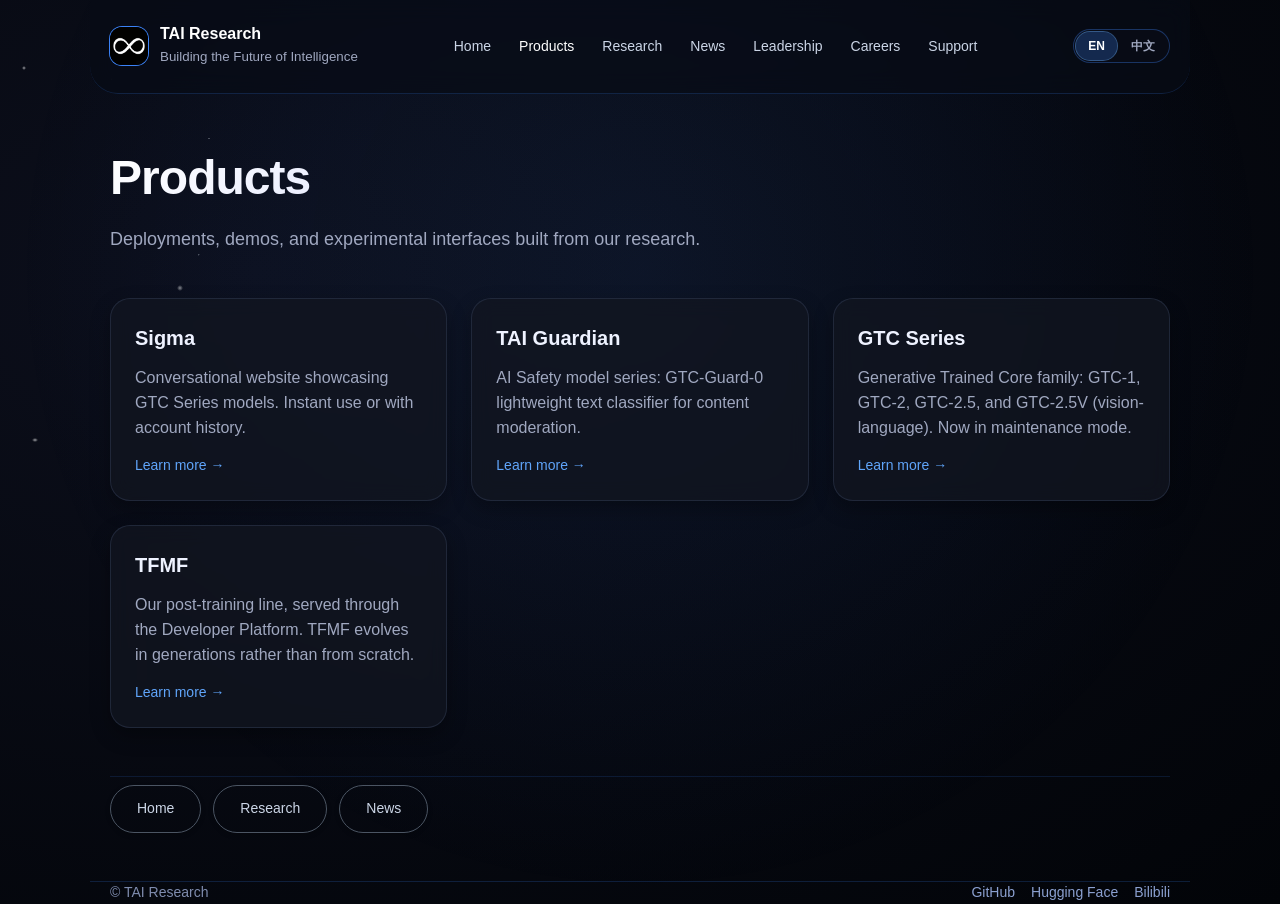
<file: products.html>
<!doctype html>
<html lang="en">
<head>
    <meta charset="utf-8" />
    <meta name="viewport" content="width=device-width,initial-scale=1" />
    <title>Products — TAI Research</title>

    <link rel="icon" type="image/png" sizes="32x32" href="assets/favicon-32.png" />
    <link rel="icon" type="image/png" sizes="64x64" href="assets/favicon.png" />
    <link rel="apple-touch-icon" href="assets/apple-touch-icon.png" />

    <meta name="description" content="Deployments, demos, and experimental interfaces built from TAI Research." />
    <meta name="theme-color" content="#0a0c12" />

    <link rel="stylesheet" href="assets/site.css" />
</head>
<body data-page="products">

<header class="container site-header">
    <a class="logo" href="index.html">
        <span class="mark"><img src="assets/logo.png" alt="TAI Research" /></span>
        <span>
            <span class="logo-name">TAI Research</span>
            <small data-i18n="tagline">Building the Future of Intelligence</small>
        </span>
    </a>

    <button class="nav-toggle" id="navToggle" aria-label="Menu" aria-expanded="false">☰</button>

    <nav class="site-nav">
        <a href="index.html" data-i18n="nav.home">Home</a>
        <a href="products.html" aria-current="page" data-i18n="nav.products">Products</a>
        <a href="research.html" data-i18n="nav.research">Research</a>
        <a href="news.html" data-i18n="nav.news">News</a>
        <a href="leadership.html" data-i18n="nav.leadership">Leadership</a>
        <a href="careers.html" data-i18n="nav.careers">Careers</a>
        <a href="index.html#support" data-i18n="nav.support">Support</a>
    </nav>

    <div class="lang-toggle" role="group" aria-label="Language">
        <button type="button" data-lang-btn="en" aria-pressed="true">EN</button>
        <button type="button" data-lang-btn="zh" aria-pressed="false">中文</button>
    </div>
</header>

<main class="container">
    <section style="border-bottom:none;padding-bottom:8px">
        <h1 data-i18n="prodpage.title">Products</h1>
        <p class="lede" data-i18n="prodpage.sub">Deployments, demos, and experimental interfaces built from our research.</p>
    </section>

    <section style="padding-top:8px">
        <div class="grid">
            <a href="https://ltyleo.github.io/sigma/" class="card card-clickable">
                <h3>Sigma</h3>
                <p class="muted" data-i18n="prod.sigma">Conversational website showcasing GTC Series models. Instant use or with account history.</p>
                <div class="more" data-i18n="learn_more">Learn more →</div>
            </a>
            <a href="https://github.com/LTYLeo/GTC-Guard-0" class="card card-clickable">
                <h3>TAI Guardian</h3>
                <p class="muted" data-i18n="prod.guardian">AI Safety model series: GTC-Guard-0 lightweight text classifier for content moderation.</p>
                <div class="more" data-i18n="learn_more">Learn more →</div>
            </a>
            <a href="./Products/gtc-series.html" class="card card-clickable">
                <h3>GTC Series</h3>
                <p class="muted" data-i18n="prod.gtc">Generative Trained Core family: GTC-1, GTC-2, GTC-2.5, and GTC-2.5V (vision-language). Now in maintenance mode.</p>
                <div class="more" data-i18n="learn_more">Learn more →</div>
            </a>
            <a href="https://ltyleo.github.io/platform/" class="card card-clickable">
                <h3>TFMF</h3>
                <p class="muted" data-i18n="prod.tfmf">Our post-training line, served through the Developer Platform. TFMF evolves in generations rather than from scratch.</p>
                <div class="more" data-i18n="learn_more">Learn more →</div>
            </a>
        </div>
    </section>

    <section style="border-bottom:none;padding-top:8px">
        <div style="display:flex;gap:12px;flex-wrap:wrap">
            <a href="index.html" class="btn outline" data-i18n="nav.home">Home</a>
            <a href="research.html" class="btn outline" data-i18n="nav.research">Research</a>
            <a href="news.html" class="btn outline" data-i18n="nav.news">News</a>
        </div>
    </section>

</main>

<footer class="container">
    <div class="footer-inner">
        <div>© TAI Research</div>
        <div class="footer-links">
            <a href="https://github.com/LTYLeo" target="_blank" rel="noopener">GitHub</a>
            <a href="https://huggingface.co/TAI-Research" target="_blank" rel="noopener">Hugging Face</a>
            <a href="https://space.bilibili.com/88158150" target="_blank" rel="noopener">Bilibili</a>
        </div>
    </div>
</footer>

<script src="assets/locales.js"></script>
<script src="assets/i18n.js"></script>
<script src="assets/menu.js"></script>
</body>
</html>
</file>
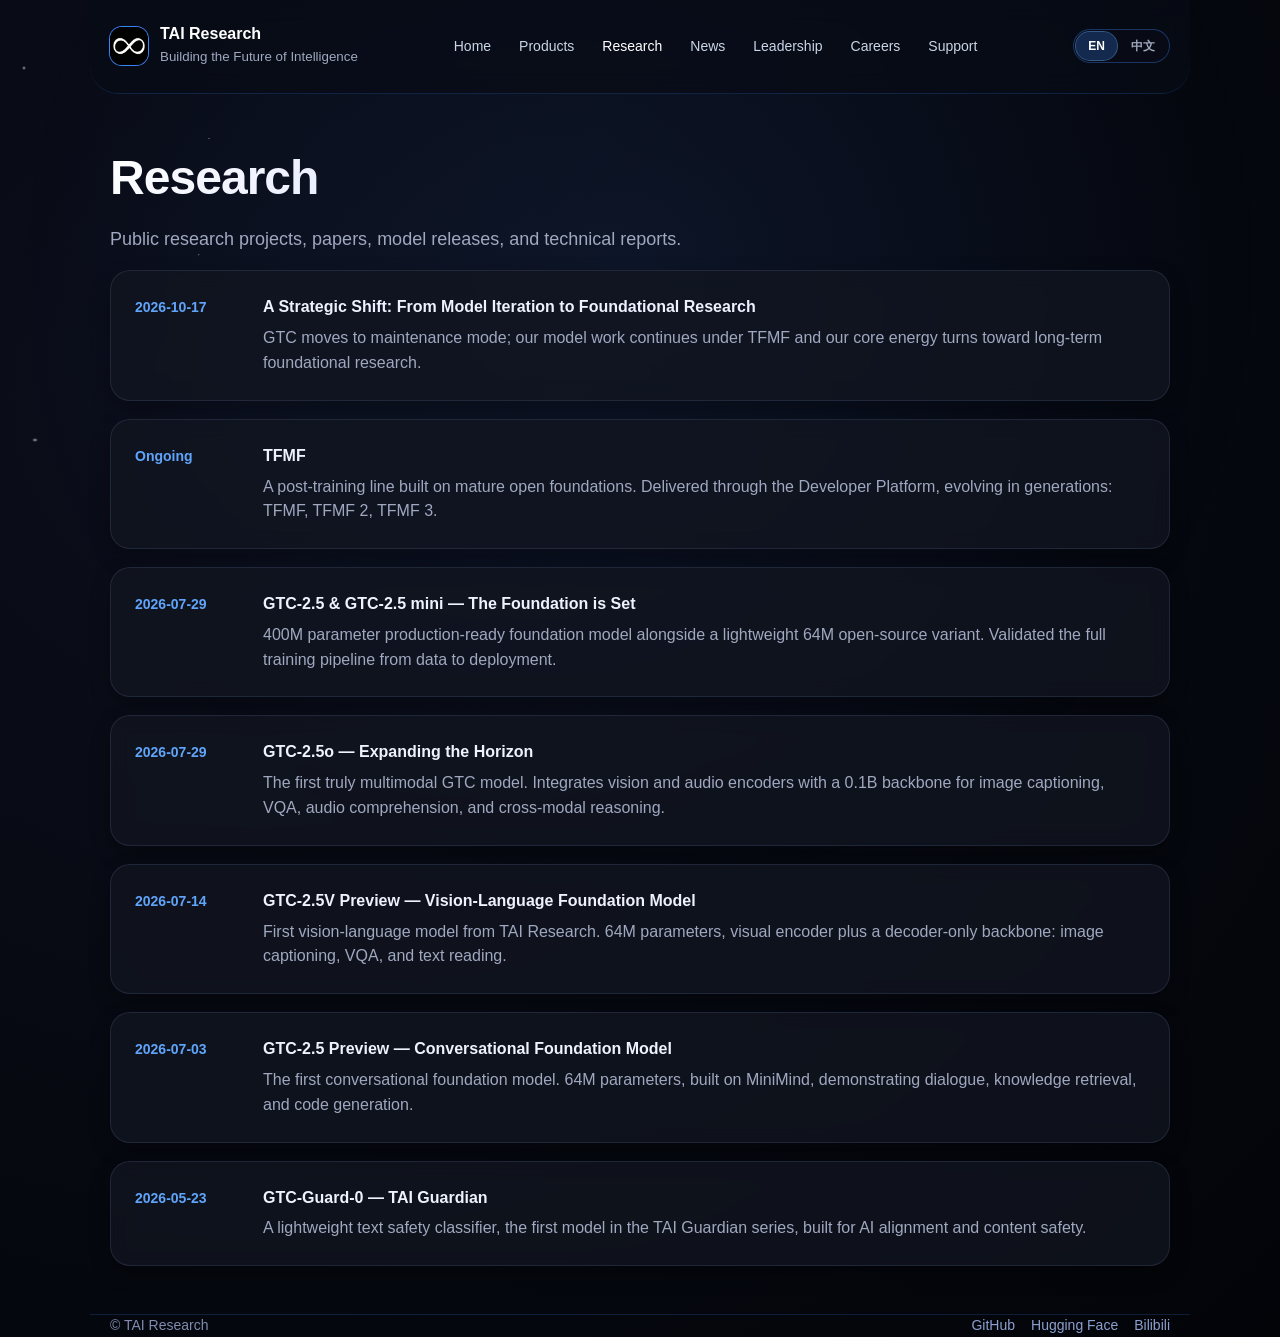
<file: research.html>
<!doctype html>
<html lang="en">
<head>
    <meta charset="utf-8" />
    <meta name="viewport" content="width=device-width,initial-scale=1" />
    <title>Research — TAI Research</title>

    <link rel="icon" type="image/png" sizes="32x32" href="assets/favicon-32.png" />
    <link rel="icon" type="image/png" sizes="64x64" href="assets/favicon.png" />
    <link rel="apple-touch-icon" href="assets/apple-touch-icon.png" />

    <meta name="description" content="Public research projects, papers, model releases, and technical reports from TAI Research." />
    <meta name="theme-color" content="#0a0c12" />

    <link rel="stylesheet" href="assets/site.css" />
</head>
<body data-page="research">

<header class="container site-header">
    <a class="logo" href="index.html">
        <span class="mark"><img src="assets/logo.png" alt="TAI Research" /></span>
        <span>
            <span class="logo-name">TAI Research</span>
            <small data-i18n="tagline">Building the Future of Intelligence</small>
        </span>
    </a>

    <button class="nav-toggle" id="navToggle" aria-label="Menu" aria-expanded="false">☰</button>

    <nav class="site-nav">
        <a href="index.html" data-i18n="nav.home">Home</a>
        <a href="products.html" data-i18n="nav.products">Products</a>
        <a href="research.html" aria-current="page" data-i18n="nav.research">Research</a>
        <a href="news.html" data-i18n="nav.news">News</a>
        <a href="leadership.html" data-i18n="nav.leadership">Leadership</a>
        <a href="careers.html" data-i18n="nav.careers">Careers</a>
        <a href="index.html#support" data-i18n="nav.support">Support</a>
    </nav>

    <div class="lang-toggle" role="group" aria-label="Language">
        <button type="button" data-lang-btn="en" aria-pressed="true">EN</button>
        <button type="button" data-lang-btn="zh" aria-pressed="false">中文</button>
    </div>
</header>

<main class="container">
    <section style="border-bottom:none;padding-bottom:8px">
        <h1 data-i18n="respage.title">Research</h1>
        <p class="lede" data-i18n="respage.sub">Public research projects, papers, model releases, and technical reports.</p>
    </section>

    <section style="padding-top:8px">
        <div style="display:flex;flex-direction:column;gap:18px">

            <a href="./Research/strategic-shift.html" class="card card-clickable">
                <div class="news-item">
                    <div class="news-date">2026-10-17</div>
                    <div style="flex:1">
                        <strong data-i18n="news.shift.title">A Strategic Shift: From Model Iteration to Foundational Research</strong>
                        <div class="muted" style="margin-top:6px" data-i18n="res.shift.desc">GTC moves to maintenance mode; our model work continues under TFMF and our core energy turns toward long-term foundational research.</div>
                    </div>
                </div>
            </a>

            <a href="https://ltyleo.github.io/platform/" class="card card-clickable">
                <div class="news-item">
                    <div class="news-date">Ongoing</div>
                    <div style="flex:1">
                        <strong>TFMF</strong>
                        <div class="muted" style="margin-top:6px" data-i18n="res.tfmf.desc">A post-training line built on mature open foundations. Delivered through the Developer Platform, evolving in generations: TFMF, TFMF 2, TFMF 3.</div>
                    </div>
                </div>
            </a>

            <a href="./Research/gtc-2.5.html" class="card card-clickable">
                <div class="news-item">
                    <div class="news-date">2026-07-29</div>
                    <div style="flex:1">
                        <strong>GTC-2.5 &amp; GTC-2.5 mini — The Foundation is Set</strong>
                        <div class="muted" style="margin-top:6px" data-i18n="res.gtc25.desc">400M parameter production-ready foundation model alongside a lightweight 64M open-source variant. Validated the full training pipeline from data to deployment.</div>
                    </div>
                </div>
            </a>

            <a href="./Research/gtc-2.5o.html" class="card card-clickable">
                <div class="news-item">
                    <div class="news-date">2026-07-29</div>
                    <div style="flex:1">
                        <strong>GTC-2.5o — Expanding the Horizon</strong>
                        <div class="muted" style="margin-top:6px" data-i18n="res.gtc25o.desc">The first truly multimodal GTC model. Integrates vision and audio encoders with a 0.1B backbone for image captioning, VQA, audio comprehension, and cross-modal reasoning.</div>
                    </div>
                </div>
            </a>

            <a href="./Research/gtc-2.5v-preview.html" class="card card-clickable">
                <div class="news-item">
                    <div class="news-date">2026-07-14</div>
                    <div style="flex:1">
                        <strong>GTC-2.5V Preview — Vision-Language Foundation Model</strong>
                        <div class="muted" style="margin-top:6px" data-i18n="res.gtc25v.desc">First vision-language model from TAI Research. 64M parameters, visual encoder plus a decoder-only backbone: image captioning, VQA, and text reading.</div>
                    </div>
                </div>
            </a>

            <a href="./Research/gtc-2.5-preview.html" class="card card-clickable">
                <div class="news-item">
                    <div class="news-date">2026-07-03</div>
                    <div style="flex:1">
                        <strong>GTC-2.5 Preview — Conversational Foundation Model</strong>
                        <div class="muted" style="margin-top:6px" data-i18n="res.gtc25p.desc">The first conversational foundation model. 64M parameters, built on MiniMind, demonstrating dialogue, knowledge retrieval, and code generation.</div>
                    </div>
                </div>
            </a>

            <a href="https://huggingface.co/TAI-Research/GTC-Guard-0" class="card card-clickable">
                <div class="news-item">
                    <div class="news-date">2026-05-23</div>
                    <div style="flex:1">
                        <strong>GTC-Guard-0 — TAI Guardian</strong>
                        <div class="muted" style="margin-top:6px" data-i18n="res.guard.desc">A lightweight text safety classifier, the first model in the TAI Guardian series, built for AI alignment and content safety.</div>
                    </div>
                </div>
            </a>

        </div>
    </section>

</main>

<footer class="container">
    <div class="footer-inner">
        <div>© TAI Research</div>
        <div class="footer-links">
            <a href="https://github.com/LTYLeo" target="_blank" rel="noopener">GitHub</a>
            <a href="https://huggingface.co/TAI-Research" target="_blank" rel="noopener">Hugging Face</a>
            <a href="https://space.bilibili.com/88158150" target="_blank" rel="noopener">Bilibili</a>
        </div>
    </div>
</footer>

<script src="assets/locales.js"></script>
<script src="assets/i18n.js"></script>
<script src="assets/menu.js"></script>
</body>
</html>
</file>
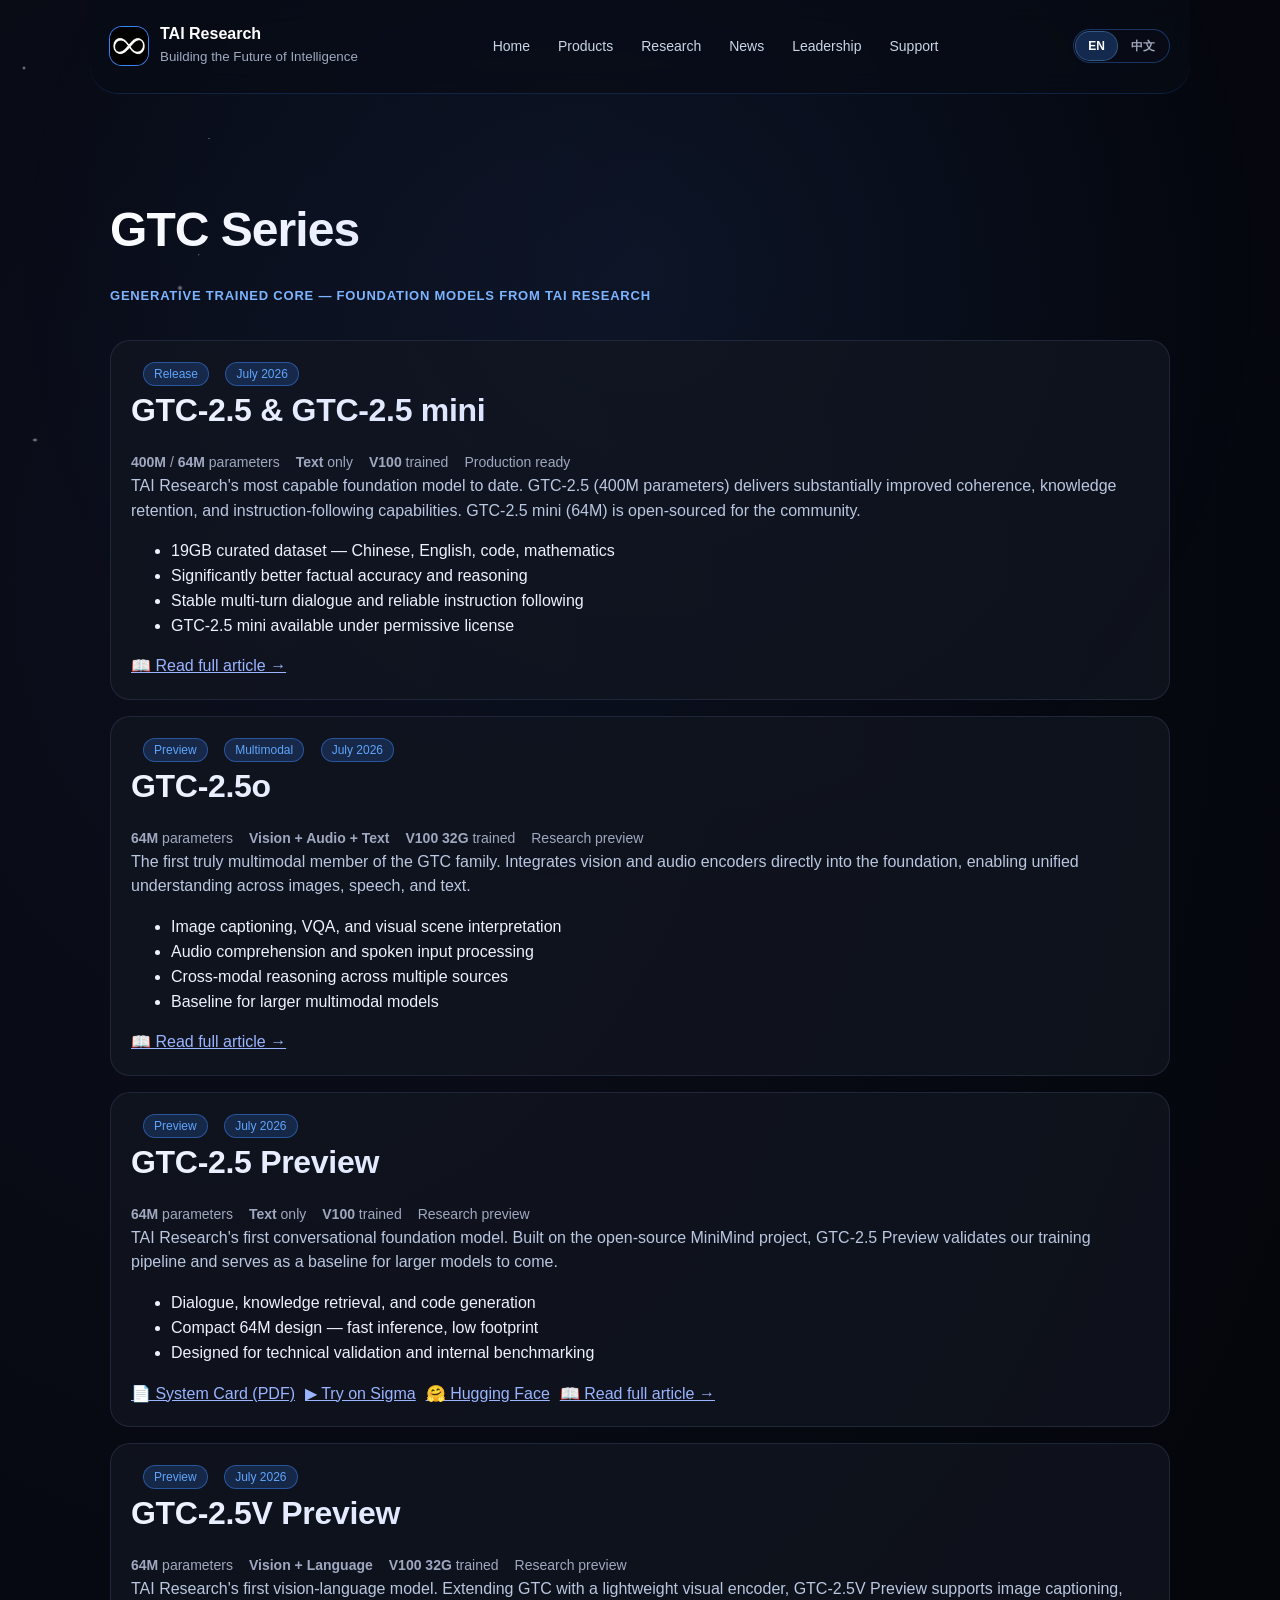
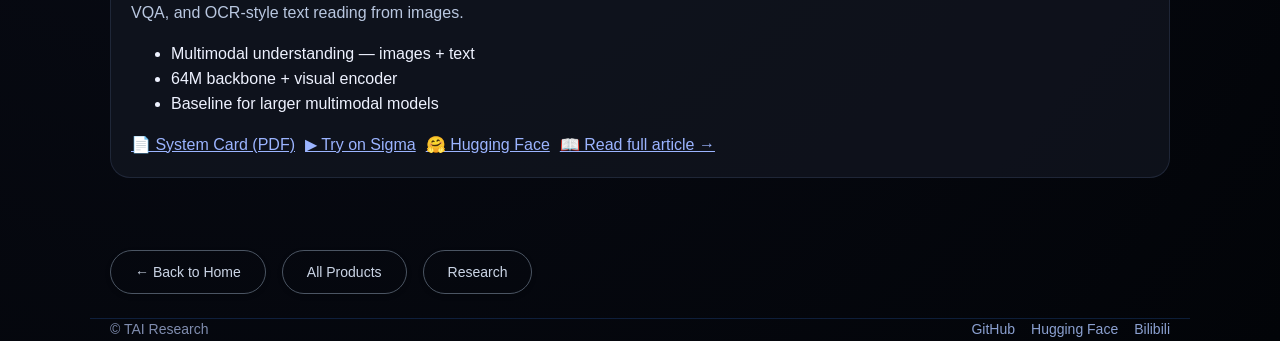
<file: Products/gtc-series.html>
<!DOCTYPE html>
<html lang="en">
<head>
    <meta charset="utf-8" />
    <meta name="viewport" content="width=device-width, initial-scale=1" />
    <title>GTC Series · TAI Research</title>
    <link rel="icon" type="image/png" sizes="32x32" href="../assets/favicon-32.png" />
    <link rel="icon" type="image/png" sizes="64x64" href="../assets/favicon.png" />
    <link rel="apple-touch-icon" href="../assets/apple-touch-icon.png" />
    <meta name="description" content="GTC Series — Generative Trained Core foundation models from TAI Research" />
        <link rel="stylesheet" href="../assets/site.css" />
</head>
<body data-page="gtcseries">

<header class="container site-header">
    <a class="logo" href="../index.html">
        <span class="mark"><img src="../assets/logo.png" alt="TAI Research" /></span>
        <span>
            <span class="logo-name">TAI Research</span>
            <small data-i18n="tagline">Building the Future of Intelligence</small>
        </span>
    </a>

    <button class="nav-toggle" id="navToggle" aria-label="Menu" aria-expanded="false">☰</button>

    <nav class="site-nav">
        <a href="../index.html" data-i18n="nav.home">Home</a>
        <a href="../products.html" data-i18n="nav.products">Products</a>
        <a href="../research.html" data-i18n="nav.research">Research</a>
        <a href="../news.html" data-i18n="nav.news">News</a>
        <a href="../leadership.html" data-i18n="nav.leadership">Leadership</a>
        <a href="../index.html#support" data-i18n="nav.support">Support</a>
    </nav>

    <div class="lang-toggle" role="group" aria-label="Language">
        <button type="button" data-lang-btn="en" aria-pressed="true">EN</button>
        <button type="button" data-lang-btn="zh" aria-pressed="false">中文</button>
    </div>
</header>

<main class="container">

    <section style="border-bottom: none; padding-top: 24px; padding-bottom: 16px;">
        <a href="../products.html" class="back-link" data-i18n="back"></a>
        <h1>GTC Series</h1>
        <div class="subhead">Generative Trained Core — foundation models from TAI Research</div>
    </section>

    <section style="border-bottom: none; padding-top: 8px;">

        <!-- GTC-2.5 & GTC-2.5 mini -->
        <div class="model-card">
            <div>
                <span class="badge release">Release</span>
                <span class="badge">July 2026</span>
            </div>
            <h2>GTC-2.5 &amp; GTC-2.5 mini</h2>
            <div class="meta">
                <span><strong>400M</strong> / <strong>64M</strong> parameters</span>
                <span><strong>Text</strong> only</span>
                <span><strong>V100</strong> trained</span>
                <span>Production ready</span>
            </div>
            <p>
                TAI Research's most capable foundation model to date. GTC-2.5 (400M parameters)
                delivers substantially improved coherence, knowledge retention, and instruction-following
                capabilities. GTC-2.5 mini (64M) is open-sourced for the community.
            </p>
            <ul>
                <li>19GB curated dataset — Chinese, English, code, mathematics</li>
                <li>Significantly better factual accuracy and reasoning</li>
                <li>Stable multi-turn dialogue and reliable instruction following</li>
                <li>GTC-2.5 mini available under permissive license</li>
            </ul>
            <div class="link-group">
                <a href="../Research/gtc-2.5.html">📖 Read full article →</a>
            </div>
        </div>

        <!-- GTC-2.5o -->
        <div class="model-card">
            <div>
                <span class="badge preview">Preview</span>
                <span class="badge multimodal">Multimodal</span>
                <span class="badge">July 2026</span>
            </div>
            <h2>GTC-2.5o</h2>
            <div class="meta">
                <span><strong>64M</strong> parameters</span>
                <span><strong>Vision + Audio + Text</strong></span>
                <span><strong>V100 32G</strong> trained</span>
                <span>Research preview</span>
            </div>
            <p>
                The first truly multimodal member of the GTC family. Integrates vision and audio
                encoders directly into the foundation, enabling unified understanding across
                images, speech, and text.
            </p>
            <ul>
                <li>Image captioning, VQA, and visual scene interpretation</li>
                <li>Audio comprehension and spoken input processing</li>
                <li>Cross-modal reasoning across multiple sources</li>
                <li>Baseline for larger multimodal models</li>
            </ul>
            <div class="link-group">
                <a href="../Research/gtc-2.5o.html">📖 Read full article →</a>
            </div>
        </div>

        <!-- GTC-2.5 Preview -->
        <div class="model-card">
            <div>
                <span class="badge preview">Preview</span>
                <span class="badge">July 2026</span>
            </div>
            <h2>GTC-2.5 Preview</h2>
            <div class="meta">
                <span><strong>64M</strong> parameters</span>
                <span><strong>Text</strong> only</span>
                <span><strong>V100</strong> trained</span>
                <span>Research preview</span>
            </div>
            <p>
                TAI Research's first conversational foundation model. Built on the open‑source
                MiniMind project, GTC‑2.5 Preview validates our training pipeline and serves as
                a baseline for larger models to come.
            </p>
            <ul>
                <li>Dialogue, knowledge retrieval, and code generation</li>
                <li>Compact 64M design — fast inference, low footprint</li>
                <li>Designed for technical validation and internal benchmarking</li>
            </ul>
            <div class="link-group">
                <a href="../GTC-2.5%20Preview%20System%20Card.pdf" target="_blank">📄 System Card (PDF)</a>
                <a href="https://ltyleo.github.io/sigma/" target="_blank">▶ Try on Sigma</a>
                <a href="https://huggingface.co/TAI-Research" target="_blank">🤗 Hugging Face</a>
                <a href="../Research/gtc-2.5-preview.html">📖 Read full article →</a>
            </div>
        </div>

        <!-- GTC-2.5V Preview -->
        <div class="model-card">
            <div>
                <span class="badge preview">Preview</span>
                <span class="badge">July 2026</span>
            </div>
            <h2>GTC-2.5V Preview</h2>
            <div class="meta">
                <span><strong>64M</strong> parameters</span>
                <span><strong>Vision + Language</strong></span>
                <span><strong>V100 32G</strong> trained</span>
                <span>Research preview</span>
            </div>
            <p>
                TAI Research's first vision‑language model. Extending GTC with a lightweight
                visual encoder, GTC‑2.5V Preview supports image captioning, VQA, and OCR‑style
                text reading from images.
            </p>
            <ul>
                <li>Multimodal understanding — images + text</li>
                <li>64M backbone + visual encoder</li>
                <li>Baseline for larger multimodal models</li>
            </ul>
            <div class="link-group">
                <a href="../GTC-2.5V%20Preview%20System%20Card.pdf" target="_blank">📄 System Card (PDF)</a>
                <a href="https://ltyleo.github.io/sigma/" target="_blank">▶ Try on Sigma</a>
                <a href="https://huggingface.co/TAI-Research" target="_blank">🤗 Hugging Face</a>
                <a href="../Research/gtc-2.5v-preview.html">📖 Read full article →</a>
            </div>
        </div>

    </section>

    <!-- 导航 -->
    <section style="border-bottom: none; padding-top: 8px; padding-bottom: 24px;">
        <div style="display: flex; gap: 16px; flex-wrap: wrap;">
            <a href="../index.html" class="btn outline" style="padding: 8px 24px;">← Back to Home</a>
            <a href="../products.html" class="btn outline" style="padding: 8px 24px;">All Products</a>
            <a href="../research.html" class="btn outline" style="padding: 8px 24px;">Research</a>
        </div>
    </section>

</main>

<footer class="container">
    <div class="footer-inner">
        <div>© TAI Research</div>
        <div class="footer-links">
            <a href="https://github.com/LTYLeo" target="_blank" rel="noopener">GitHub</a>
            <a href="https://huggingface.co/TAI-Research" target="_blank" rel="noopener">Hugging Face</a>
            <a href="https://space.bilibili.com/88158150" target="_blank" rel="noopener">Bilibili</a>
        </div>
    </div>
</footer>

<script src="../assets/locales.js"></script>
<script src="../assets/i18n.js"></script>
<script src="../assets/menu.js"></script>
</body>
</html>
</file>
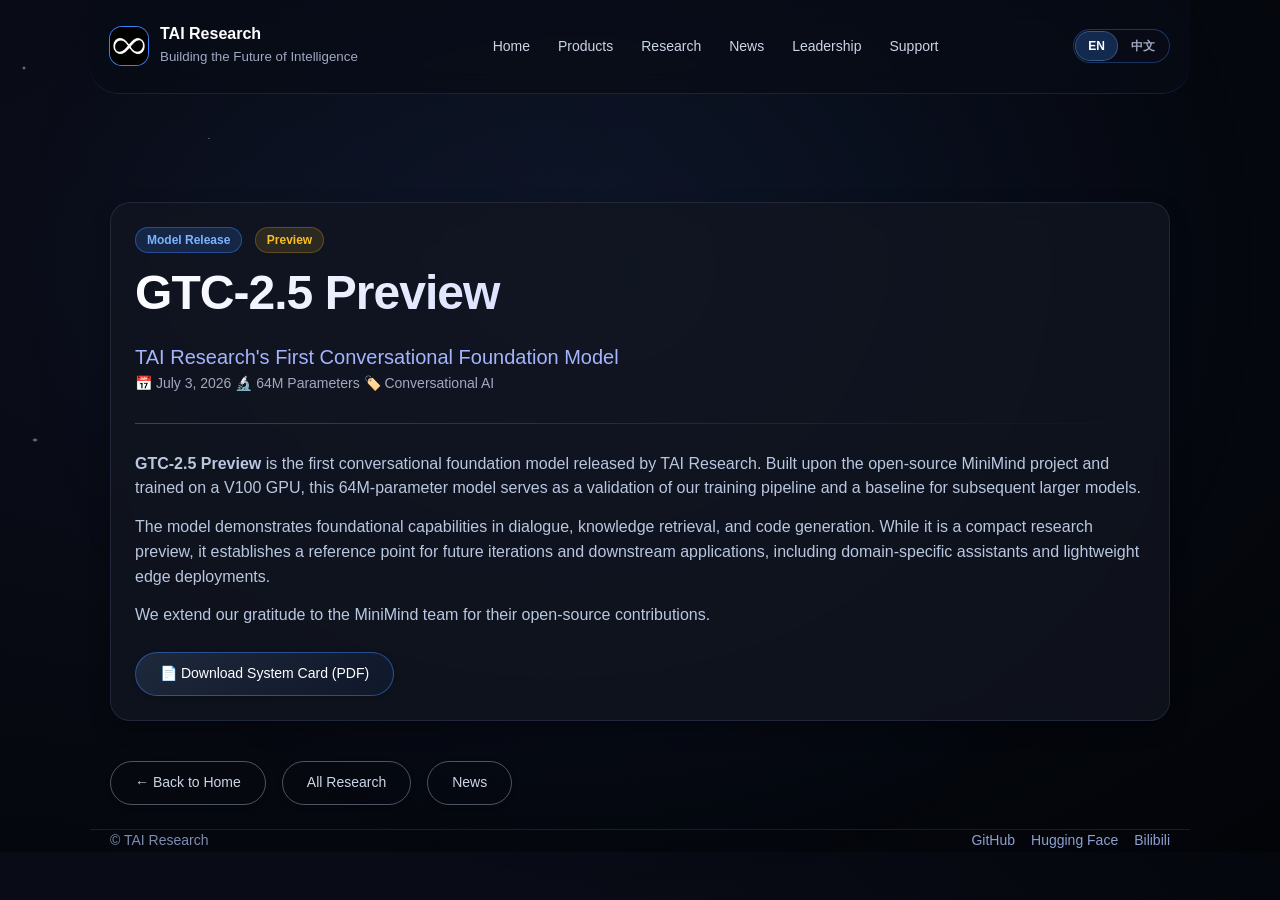
<file: Research/gtc-2.5-preview.html>
<!DOCTYPE html>
<html lang="en">
<head>
    <meta charset="utf-8" />
    <meta name="viewport" content="width=device-width, initial-scale=1" />
    <title>GTC-2.5 Preview · TAI Research</title>
    <link rel="icon" type="image/png" sizes="32x32" href="../assets/favicon-32.png" />
    <link rel="icon" type="image/png" sizes="64x64" href="../assets/favicon.png" />
    <link rel="apple-touch-icon" href="../assets/apple-touch-icon.png" />
    <meta name="description" content="GTC-2.5 Preview — TAI Research's First Conversational Foundation Model" />
        <link rel="stylesheet" href="../assets/site.css" />
</head>
<body data-page="gtc25p">

<header class="container site-header">
    <a class="logo" href="../index.html">
        <span class="mark"><img src="../assets/logo.png" alt="TAI Research" /></span>
        <span>
            <span class="logo-name">TAI Research</span>
            <small data-i18n="tagline">Building the Future of Intelligence</small>
        </span>
    </a>

    <button class="nav-toggle" id="navToggle" aria-label="Menu" aria-expanded="false">☰</button>

    <nav class="site-nav">
        <a href="../index.html" data-i18n="nav.home">Home</a>
        <a href="../products.html" data-i18n="nav.products">Products</a>
        <a href="../research.html" data-i18n="nav.research">Research</a>
        <a href="../news.html" data-i18n="nav.news">News</a>
        <a href="../leadership.html" data-i18n="nav.leadership">Leadership</a>
        <a href="../index.html#support" data-i18n="nav.support">Support</a>
    </nav>

    <div class="lang-toggle" role="group" aria-label="Language">
        <button type="button" data-lang-btn="en" aria-pressed="true">EN</button>
        <button type="button" data-lang-btn="zh" aria-pressed="false">中文</button>
    </div>
</header>

<main class="container">

    <section style="border-bottom: none; padding-top: 24px; padding-bottom: 24px;">
        <a href="../research.html" class="back-link" data-i18n="back"></a>

        <div class="card">
            <span class="tag">Model Release</span>
            <span class="tag" style="background:rgba(251,191,36,0.12); border-color:rgba(251,191,36,0.25); color:#fbbf24;">Preview</span>
            <div style="margin-top:12px;">
                <h1>GTC-2.5 Preview</h1>
                <div class="subtitle">TAI Research's First Conversational Foundation Model</div>
            </div>

            <div class="article-meta">
                <span>📅 July 3, 2026</span>
                <span>🔬 64M Parameters</span>
                <span>🏷️ Conversational AI</span>
            </div>

            <div class="divider"></div>

            <div class="article-body">

                <p><strong>GTC-2.5 Preview</strong> is the first conversational foundation model released by TAI Research. Built upon the open‑source MiniMind project and trained on a V100 GPU, this 64M‑parameter model serves as a validation of our training pipeline and a baseline for subsequent larger models.</p>

                <p>The model demonstrates foundational capabilities in dialogue, knowledge retrieval, and code generation. While it is a compact research preview, it establishes a reference point for future iterations and downstream applications, including domain‑specific assistants and lightweight edge deployments.</p>

                <p>We extend our gratitude to the MiniMind team for their open‑source contributions.</p>

                <p style="margin-top:24px;">
                    <a href="../GTC-2.5%20Preview%20System%20Card.pdf" target="_blank" class="btn" style="padding:10px 24px; font-size:14px;">📄 Download System Card (PDF)</a>
                </p>

            </div>
        </div>
    </section>

    <!-- 导航 -->
    <section style="border-bottom: none; padding-top: 16px; padding-bottom: 24px;">
        <div style="display: flex; gap: 16px; flex-wrap: wrap;">
            <a href="../index.html" class="btn outline" style="padding: 8px 24px;">← Back to Home</a>
            <a href="../research.html" class="btn outline" style="padding: 8px 24px;">All Research</a>
            <a href="../news.html" class="btn outline" style="padding: 8px 24px;">News</a>
        </div>
    </section>

</main>

<footer class="container">
    <div class="footer-inner">
        <div>© TAI Research</div>
        <div class="footer-links">
            <a href="https://github.com/LTYLeo" target="_blank" rel="noopener">GitHub</a>
            <a href="https://huggingface.co/TAI-Research" target="_blank" rel="noopener">Hugging Face</a>
            <a href="https://space.bilibili.com/88158150" target="_blank" rel="noopener">Bilibili</a>
        </div>
    </div>
</footer>

<script src="../assets/locales.js"></script>
<script src="../assets/i18n.js"></script>
<script src="../assets/menu.js"></script>
</body>
</html>
</file>
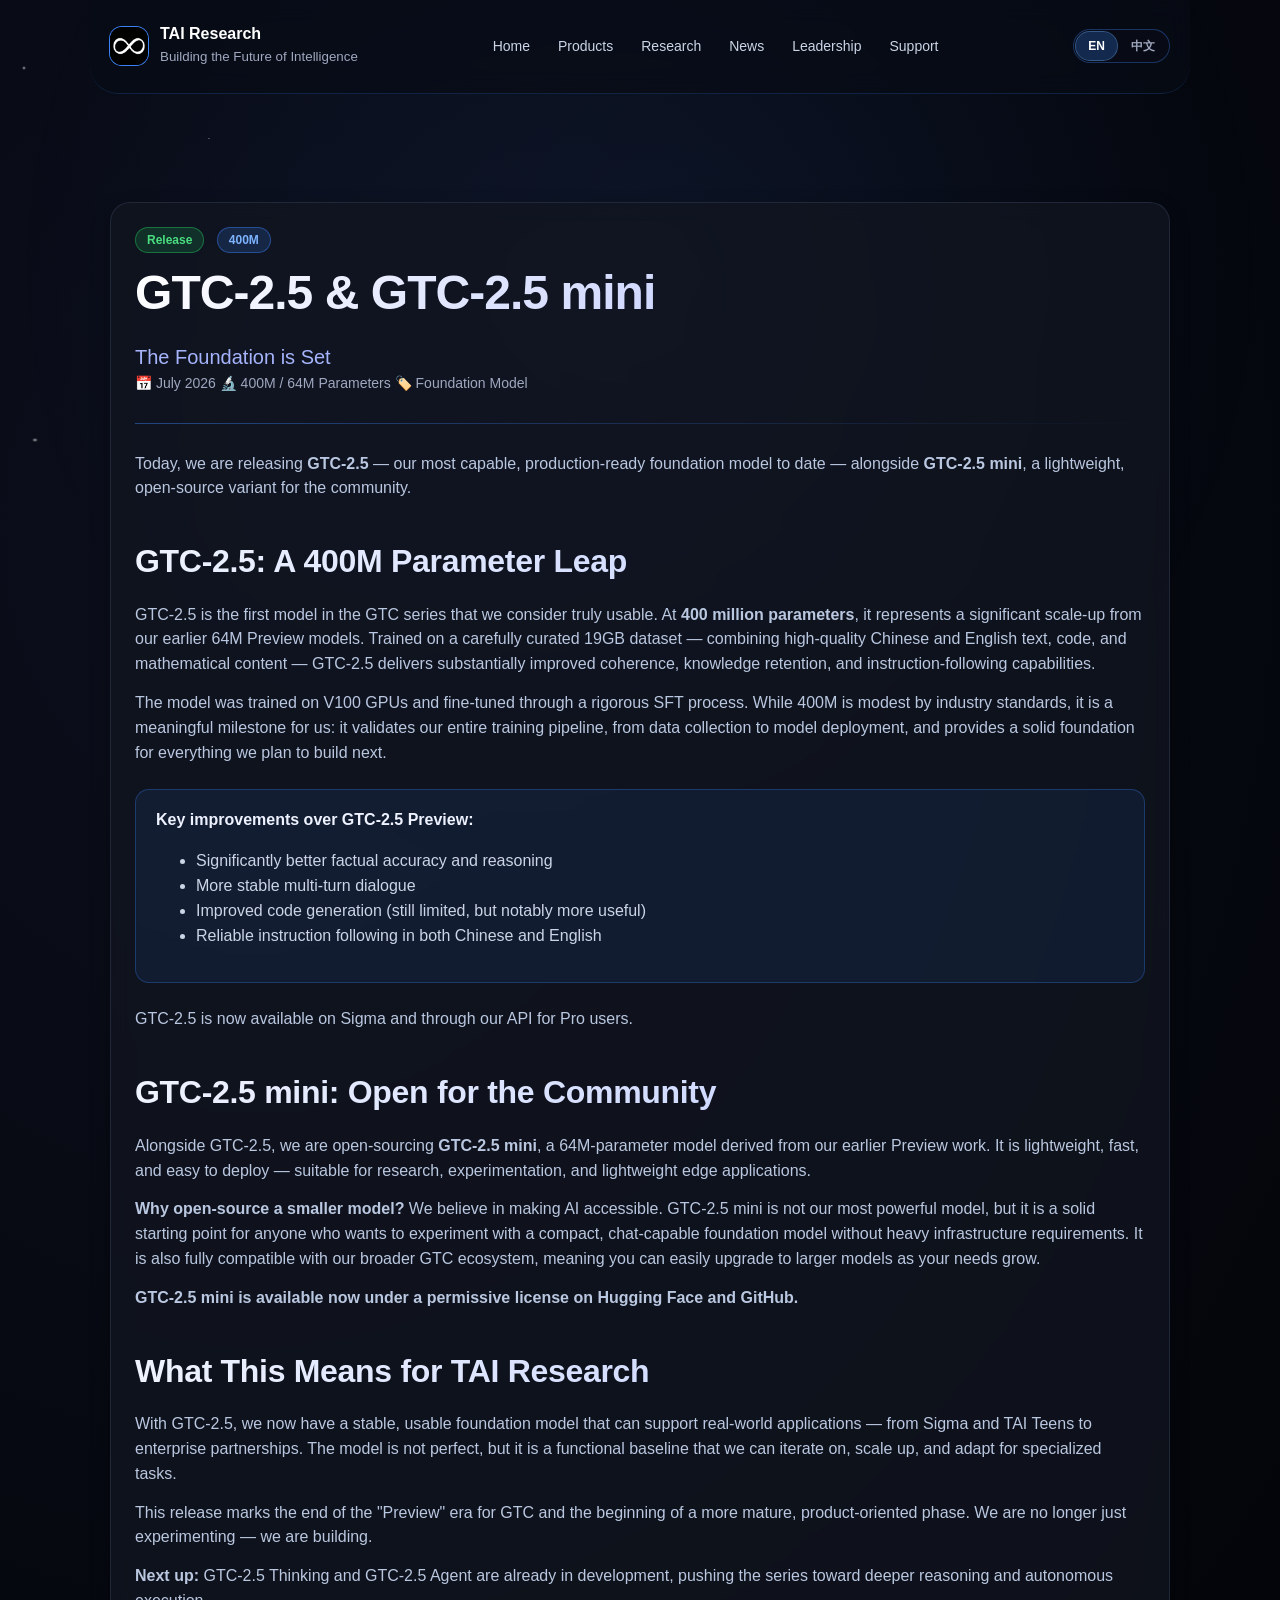
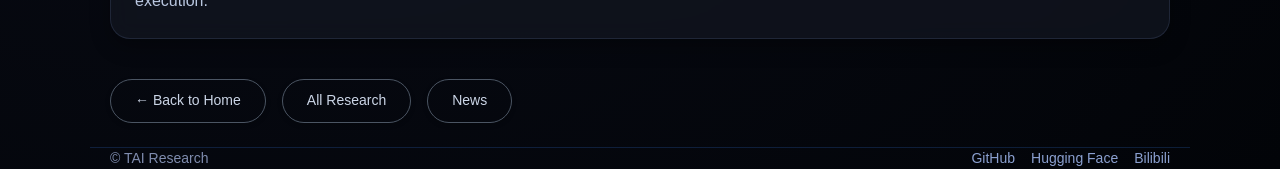
<file: Research/gtc-2.5.html>
<!DOCTYPE html>
<html lang="en">
<head>
    <meta charset="utf-8" />
    <meta name="viewport" content="width=device-width, initial-scale=1" />
    <title>GTC-2.5 & GTC-2.5 mini · TAI Research</title>
    <link rel="icon" type="image/png" sizes="32x32" href="../assets/favicon-32.png" />
    <link rel="icon" type="image/png" sizes="64x64" href="../assets/favicon.png" />
    <link rel="apple-touch-icon" href="../assets/apple-touch-icon.png" />
    <meta name="description" content="GTC-2.5 — 400M parameter foundation model and GTC-2.5 mini open-source release" />
        <link rel="stylesheet" href="../assets/site.css" />
</head>
<body data-page="gtc25">

<header class="container site-header">
    <a class="logo" href="../index.html">
        <span class="mark"><img src="../assets/logo.png" alt="TAI Research" /></span>
        <span>
            <span class="logo-name">TAI Research</span>
            <small data-i18n="tagline">Building the Future of Intelligence</small>
        </span>
    </a>

    <button class="nav-toggle" id="navToggle" aria-label="Menu" aria-expanded="false">☰</button>

    <nav class="site-nav">
        <a href="../index.html" data-i18n="nav.home">Home</a>
        <a href="../products.html" data-i18n="nav.products">Products</a>
        <a href="../research.html" data-i18n="nav.research">Research</a>
        <a href="../news.html" data-i18n="nav.news">News</a>
        <a href="../leadership.html" data-i18n="nav.leadership">Leadership</a>
        <a href="../index.html#support" data-i18n="nav.support">Support</a>
    </nav>

    <div class="lang-toggle" role="group" aria-label="Language">
        <button type="button" data-lang-btn="en" aria-pressed="true">EN</button>
        <button type="button" data-lang-btn="zh" aria-pressed="false">中文</button>
    </div>
</header>

<main class="container">

    <section style="border-bottom: none; padding-top: 24px; padding-bottom: 24px;">
        <a href="../research.html" class="back-link" data-i18n="back"></a>

        <div class="card">
            <span class="tag release">Release</span>
            <span class="tag">400M</span>
            <div style="margin-top:12px;">
                <h1>GTC-2.5 &amp; GTC-2.5 mini</h1>
                <div class="subtitle">The Foundation is Set</div>
            </div>

            <div class="article-meta">
                <span>📅 July 2026</span>
                <span>🔬 400M / 64M Parameters</span>
                <span>🏷️ Foundation Model</span>
            </div>

            <div class="divider"></div>

            <div class="article-body">

                <p>Today, we are releasing <strong>GTC-2.5</strong> — our most capable, production-ready foundation model to date — alongside <strong>GTC-2.5 mini</strong>, a lightweight, open-source variant for the community.</p>

                <h2>GTC-2.5: A 400M Parameter Leap</h2>

                <p>GTC-2.5 is the first model in the GTC series that we consider truly usable. At <strong>400 million parameters</strong>, it represents a significant scale-up from our earlier 64M Preview models. Trained on a carefully curated 19GB dataset — combining high-quality Chinese and English text, code, and mathematical content — GTC-2.5 delivers substantially improved coherence, knowledge retention, and instruction-following capabilities.</p>

                <p>The model was trained on V100 GPUs and fine-tuned through a rigorous SFT process. While 400M is modest by industry standards, it is a meaningful milestone for us: it validates our entire training pipeline, from data collection to model deployment, and provides a solid foundation for everything we plan to build next.</p>

                <div class="highlight-box">
                    <p><strong>Key improvements over GTC-2.5 Preview:</strong></p>
                    <ul>
                        <li>Significantly better factual accuracy and reasoning</li>
                        <li>More stable multi-turn dialogue</li>
                        <li>Improved code generation (still limited, but notably more useful)</li>
                        <li>Reliable instruction following in both Chinese and English</li>
                    </ul>
                </div>

                <p>GTC-2.5 is now available on Sigma and through our API for Pro users.</p>

                <h2>GTC-2.5 mini: Open for the Community</h2>

                <p>Alongside GTC-2.5, we are open-sourcing <strong>GTC-2.5 mini</strong>, a 64M-parameter model derived from our earlier Preview work. It is lightweight, fast, and easy to deploy — suitable for research, experimentation, and lightweight edge applications.</p>

                <p><strong>Why open-source a smaller model?</strong> We believe in making AI accessible. GTC-2.5 mini is not our most powerful model, but it is a solid starting point for anyone who wants to experiment with a compact, chat-capable foundation model without heavy infrastructure requirements. It is also fully compatible with our broader GTC ecosystem, meaning you can easily upgrade to larger models as your needs grow.</p>

                <p><strong>GTC-2.5 mini is available now under a permissive license on Hugging Face and GitHub.</strong></p>

                <h2>What This Means for TAI Research</h2>

                <p>With GTC-2.5, we now have a stable, usable foundation model that can support real-world applications — from Sigma and TAI Teens to enterprise partnerships. The model is not perfect, but it is a functional baseline that we can iterate on, scale up, and adapt for specialized tasks.</p>

                <p>This release marks the end of the "Preview" era for GTC and the beginning of a more mature, product-oriented phase. We are no longer just experimenting — we are building.</p>

                <p><strong>Next up:</strong> GTC-2.5 Thinking and GTC-2.5 Agent are already in development, pushing the series toward deeper reasoning and autonomous execution.</p>

            </div>
        </div>
    </section>

    <!-- 导航 -->
    <section style="border-bottom: none; padding-top: 16px; padding-bottom: 24px;">
        <div style="display: flex; gap: 16px; flex-wrap: wrap;">
            <a href="../index.html" class="btn outline" style="padding: 8px 24px;">← Back to Home</a>
            <a href="../research.html" class="btn outline" style="padding: 8px 24px;">All Research</a>
            <a href="../news.html" class="btn outline" style="padding: 8px 24px;">News</a>
        </div>
    </section>

</main>

<footer class="container">
    <div class="footer-inner">
        <div>© TAI Research</div>
        <div class="footer-links">
            <a href="https://github.com/LTYLeo" target="_blank" rel="noopener">GitHub</a>
            <a href="https://huggingface.co/TAI-Research" target="_blank" rel="noopener">Hugging Face</a>
            <a href="https://space.bilibili.com/88158150" target="_blank" rel="noopener">Bilibili</a>
        </div>
    </div>
</footer>

<script src="../assets/locales.js"></script>
<script src="../assets/i18n.js"></script>
<script src="../assets/menu.js"></script>
</body>
</html>
</file>
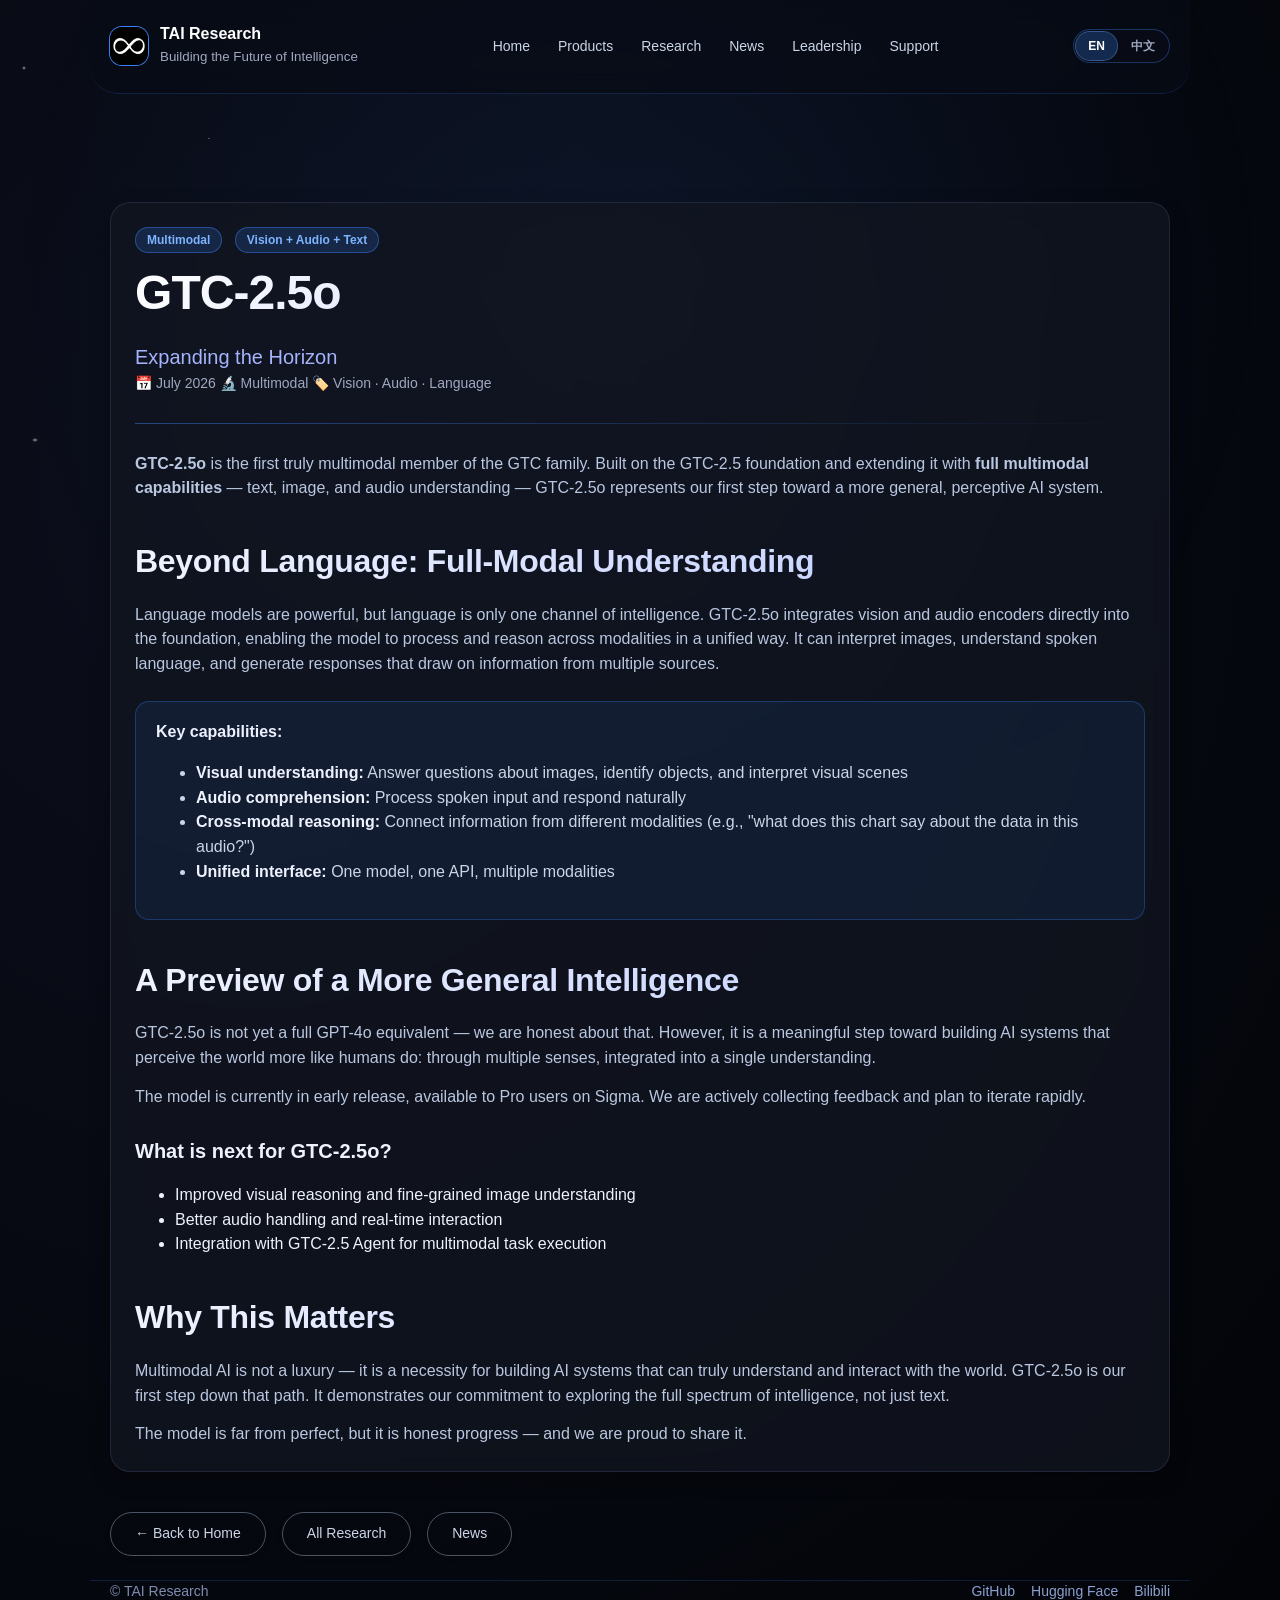
<file: Research/gtc-2.5o.html>
<!DOCTYPE html>
<html lang="en">
<head>
    <meta charset="utf-8" />
    <meta name="viewport" content="width=device-width, initial-scale=1" />
    <title>GTC-2.5o · TAI Research</title>
    <link rel="icon" type="image/png" sizes="32x32" href="../assets/favicon-32.png" />
    <link rel="icon" type="image/png" sizes="64x64" href="../assets/favicon.png" />
    <link rel="apple-touch-icon" href="../assets/apple-touch-icon.png" />
    <meta name="description" content="GTC-2.5o — TAI Research's first truly multimodal foundation model" />
        <link rel="stylesheet" href="../assets/site.css" />
</head>
<body data-page="gtc25o">

<header class="container site-header">
    <a class="logo" href="../index.html">
        <span class="mark"><img src="../assets/logo.png" alt="TAI Research" /></span>
        <span>
            <span class="logo-name">TAI Research</span>
            <small data-i18n="tagline">Building the Future of Intelligence</small>
        </span>
    </a>

    <button class="nav-toggle" id="navToggle" aria-label="Menu" aria-expanded="false">☰</button>

    <nav class="site-nav">
        <a href="../index.html" data-i18n="nav.home">Home</a>
        <a href="../products.html" data-i18n="nav.products">Products</a>
        <a href="../research.html" data-i18n="nav.research">Research</a>
        <a href="../news.html" data-i18n="nav.news">News</a>
        <a href="../leadership.html" data-i18n="nav.leadership">Leadership</a>
        <a href="../index.html#support" data-i18n="nav.support">Support</a>
    </nav>

    <div class="lang-toggle" role="group" aria-label="Language">
        <button type="button" data-lang-btn="en" aria-pressed="true">EN</button>
        <button type="button" data-lang-btn="zh" aria-pressed="false">中文</button>
    </div>
</header>

<main class="container">

    <section style="border-bottom: none; padding-top: 24px; padding-bottom: 24px;">
        <a href="../research.html" class="back-link" data-i18n="back"></a>

        <div class="card">
            <span class="tag multimodal">Multimodal</span>
            <span class="tag">Vision + Audio + Text</span>
            <div style="margin-top:12px;">
                <h1>GTC-2.5o</h1>
                <div class="subtitle">Expanding the Horizon</div>
            </div>

            <div class="article-meta">
                <span>📅 July 2026</span>
                <span>🔬 Multimodal</span>
                <span>🏷️ Vision · Audio · Language</span>
            </div>

            <div class="divider"></div>

            <div class="article-body">

                <p><strong>GTC-2.5o</strong> is the first truly multimodal member of the GTC family. Built on the GTC-2.5 foundation and extending it with <strong>full multimodal capabilities</strong> — text, image, and audio understanding — GTC-2.5o represents our first step toward a more general, perceptive AI system.</p>

                <h2>Beyond Language: Full-Modal Understanding</h2>

                <p>Language models are powerful, but language is only one channel of intelligence. GTC-2.5o integrates vision and audio encoders directly into the foundation, enabling the model to process and reason across modalities in a unified way. It can interpret images, understand spoken language, and generate responses that draw on information from multiple sources.</p>

                <div class="highlight-box">
                    <p><strong>Key capabilities:</strong></p>
                    <ul>
                        <li><strong>Visual understanding:</strong> Answer questions about images, identify objects, and interpret visual scenes</li>
                        <li><strong>Audio comprehension:</strong> Process spoken input and respond naturally</li>
                        <li><strong>Cross-modal reasoning:</strong> Connect information from different modalities (e.g., "what does this chart say about the data in this audio?")</li>
                        <li><strong>Unified interface:</strong> One model, one API, multiple modalities</li>
                    </ul>
                </div>

                <h2>A Preview of a More General Intelligence</h2>

                <p>GTC-2.5o is not yet a full GPT-4o equivalent — we are honest about that. However, it is a meaningful step toward building AI systems that perceive the world more like humans do: through multiple senses, integrated into a single understanding.</p>

                <p>The model is currently in early release, available to Pro users on Sigma. We are actively collecting feedback and plan to iterate rapidly.</p>

                <h3>What is next for GTC-2.5o?</h3>
                <ul>
                    <li>Improved visual reasoning and fine-grained image understanding</li>
                    <li>Better audio handling and real-time interaction</li>
                    <li>Integration with GTC-2.5 Agent for multimodal task execution</li>
                </ul>

                <h2>Why This Matters</h2>

                <p>Multimodal AI is not a luxury — it is a necessity for building AI systems that can truly understand and interact with the world. GTC-2.5o is our first step down that path. It demonstrates our commitment to exploring the full spectrum of intelligence, not just text.</p>

                <p>The model is far from perfect, but it is honest progress — and we are proud to share it.</p>

            </div>
        </div>
    </section>

    <!-- 导航 -->
    <section style="border-bottom: none; padding-top: 16px; padding-bottom: 24px;">
        <div style="display: flex; gap: 16px; flex-wrap: wrap;">
            <a href="../index.html" class="btn outline" style="padding: 8px 24px;">← Back to Home</a>
            <a href="../research.html" class="btn outline" style="padding: 8px 24px;">All Research</a>
            <a href="../news.html" class="btn outline" style="padding: 8px 24px;">News</a>
        </div>
    </section>

</main>

<footer class="container">
    <div class="footer-inner">
        <div>© TAI Research</div>
        <div class="footer-links">
            <a href="https://github.com/LTYLeo" target="_blank" rel="noopener">GitHub</a>
            <a href="https://huggingface.co/TAI-Research" target="_blank" rel="noopener">Hugging Face</a>
            <a href="https://space.bilibili.com/88158150" target="_blank" rel="noopener">Bilibili</a>
        </div>
    </div>
</footer>

<script src="../assets/locales.js"></script>
<script src="../assets/i18n.js"></script>
<script src="../assets/menu.js"></script>
</body>
</html>
</file>
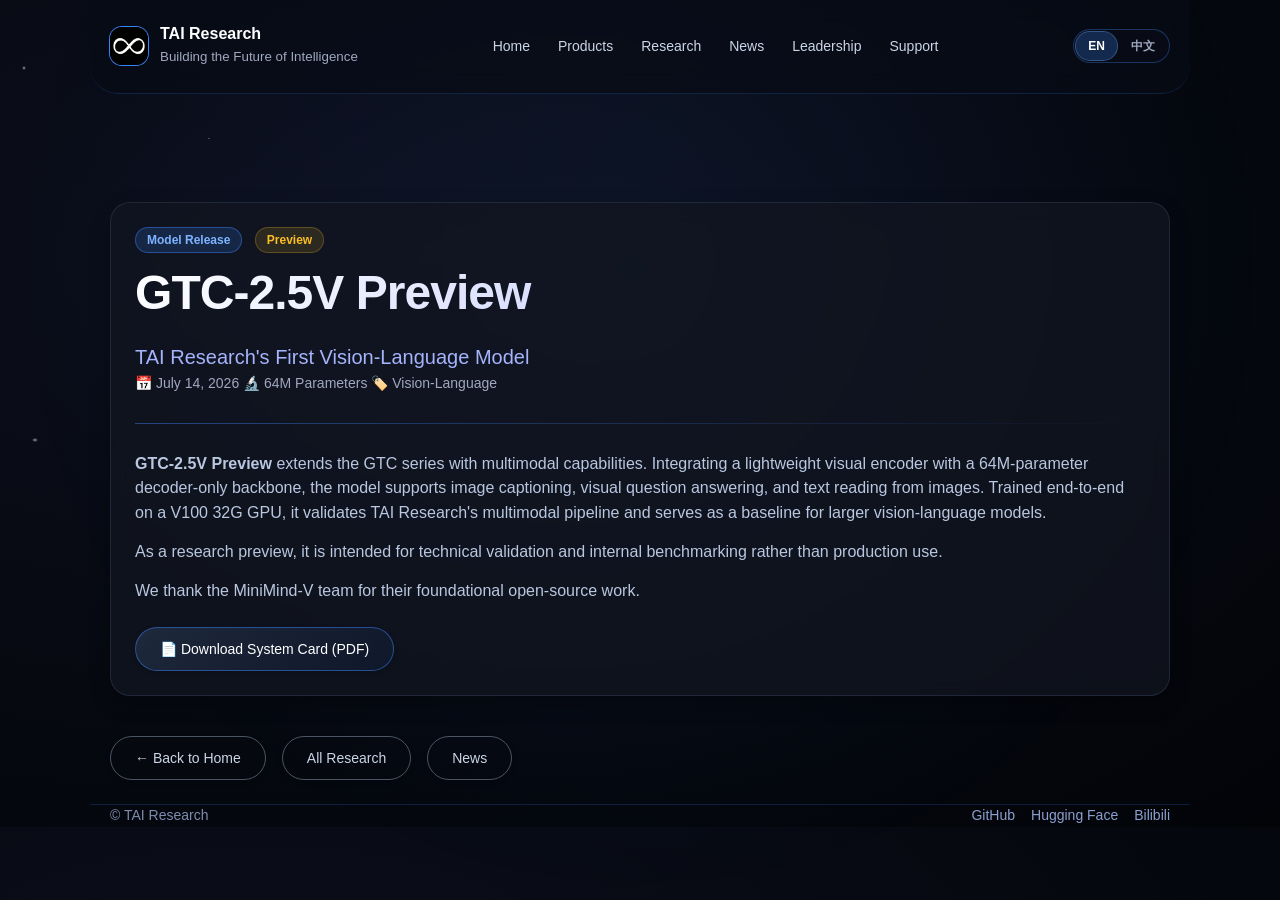
<file: Research/gtc-2.5v-preview.html>
<!DOCTYPE html>
<html lang="en">
<head>
    <meta charset="utf-8" />
    <meta name="viewport" content="width=device-width, initial-scale=1" />
    <title>GTC-2.5V Preview · TAI Research</title>
    <link rel="icon" type="image/png" sizes="32x32" href="../assets/favicon-32.png" />
    <link rel="icon" type="image/png" sizes="64x64" href="../assets/favicon.png" />
    <link rel="apple-touch-icon" href="../assets/apple-touch-icon.png" />
    <meta name="description" content="GTC-2.5V Preview — TAI Research's First Vision-Language Model" />
        <link rel="stylesheet" href="../assets/site.css" />
</head>
<body data-page="gtc25v">

<header class="container site-header">
    <a class="logo" href="../index.html">
        <span class="mark"><img src="../assets/logo.png" alt="TAI Research" /></span>
        <span>
            <span class="logo-name">TAI Research</span>
            <small data-i18n="tagline">Building the Future of Intelligence</small>
        </span>
    </a>

    <button class="nav-toggle" id="navToggle" aria-label="Menu" aria-expanded="false">☰</button>

    <nav class="site-nav">
        <a href="../index.html" data-i18n="nav.home">Home</a>
        <a href="../products.html" data-i18n="nav.products">Products</a>
        <a href="../research.html" data-i18n="nav.research">Research</a>
        <a href="../news.html" data-i18n="nav.news">News</a>
        <a href="../leadership.html" data-i18n="nav.leadership">Leadership</a>
        <a href="../index.html#support" data-i18n="nav.support">Support</a>
    </nav>

    <div class="lang-toggle" role="group" aria-label="Language">
        <button type="button" data-lang-btn="en" aria-pressed="true">EN</button>
        <button type="button" data-lang-btn="zh" aria-pressed="false">中文</button>
    </div>
</header>

<main class="container">

    <section style="border-bottom: none; padding-top: 24px; padding-bottom: 24px;">
        <a href="../research.html" class="back-link" data-i18n="back"></a>

        <div class="card">
            <span class="tag">Model Release</span>
            <span class="tag" style="background:rgba(251,191,36,0.12); border-color:rgba(251,191,36,0.25); color:#fbbf24;">Preview</span>
            <div style="margin-top:12px;">
                <h1>GTC-2.5V Preview</h1>
                <div class="subtitle">TAI Research's First Vision-Language Model</div>
            </div>

            <div class="article-meta">
                <span>📅 July 14, 2026</span>
                <span>🔬 64M Parameters</span>
                <span>🏷️ Vision-Language</span>
            </div>

            <div class="divider"></div>

            <div class="article-body">

                <p><strong>GTC‑2.5V Preview</strong> extends the GTC series with multimodal capabilities. Integrating a lightweight visual encoder with a 64M‑parameter decoder‑only backbone, the model supports image captioning, visual question answering, and text reading from images. Trained end‑to‑end on a V100 32G GPU, it validates TAI Research's multimodal pipeline and serves as a baseline for larger vision‑language models.</p>

                <p>As a research preview, it is intended for technical validation and internal benchmarking rather than production use.</p>

                <p>We thank the MiniMind‑V team for their foundational open‑source work.</p>

                <p style="margin-top:24px;">
                    <a href="../GTC-2.5V%20Preview%20System%20Card.pdf" target="_blank" class="btn" style="padding:10px 24px; font-size:14px;">📄 Download System Card (PDF)</a>
                </p>

            </div>
        </div>
    </section>

    <!-- 导航 -->
    <section style="border-bottom: none; padding-top: 16px; padding-bottom: 24px;">
        <div style="display: flex; gap: 16px; flex-wrap: wrap;">
            <a href="../index.html" class="btn outline" style="padding: 8px 24px;">← Back to Home</a>
            <a href="../research.html" class="btn outline" style="padding: 8px 24px;">All Research</a>
            <a href="../news.html" class="btn outline" style="padding: 8px 24px;">News</a>
        </div>
    </section>

</main>

<footer class="container">
    <div class="footer-inner">
        <div>© TAI Research</div>
        <div class="footer-links">
            <a href="https://github.com/LTYLeo" target="_blank" rel="noopener">GitHub</a>
            <a href="https://huggingface.co/TAI-Research" target="_blank" rel="noopener">Hugging Face</a>
            <a href="https://space.bilibili.com/88158150" target="_blank" rel="noopener">Bilibili</a>
        </div>
    </div>
</footer>

<script src="../assets/locales.js"></script>
<script src="../assets/i18n.js"></script>
<script src="../assets/menu.js"></script>
</body>
</html>
</file>
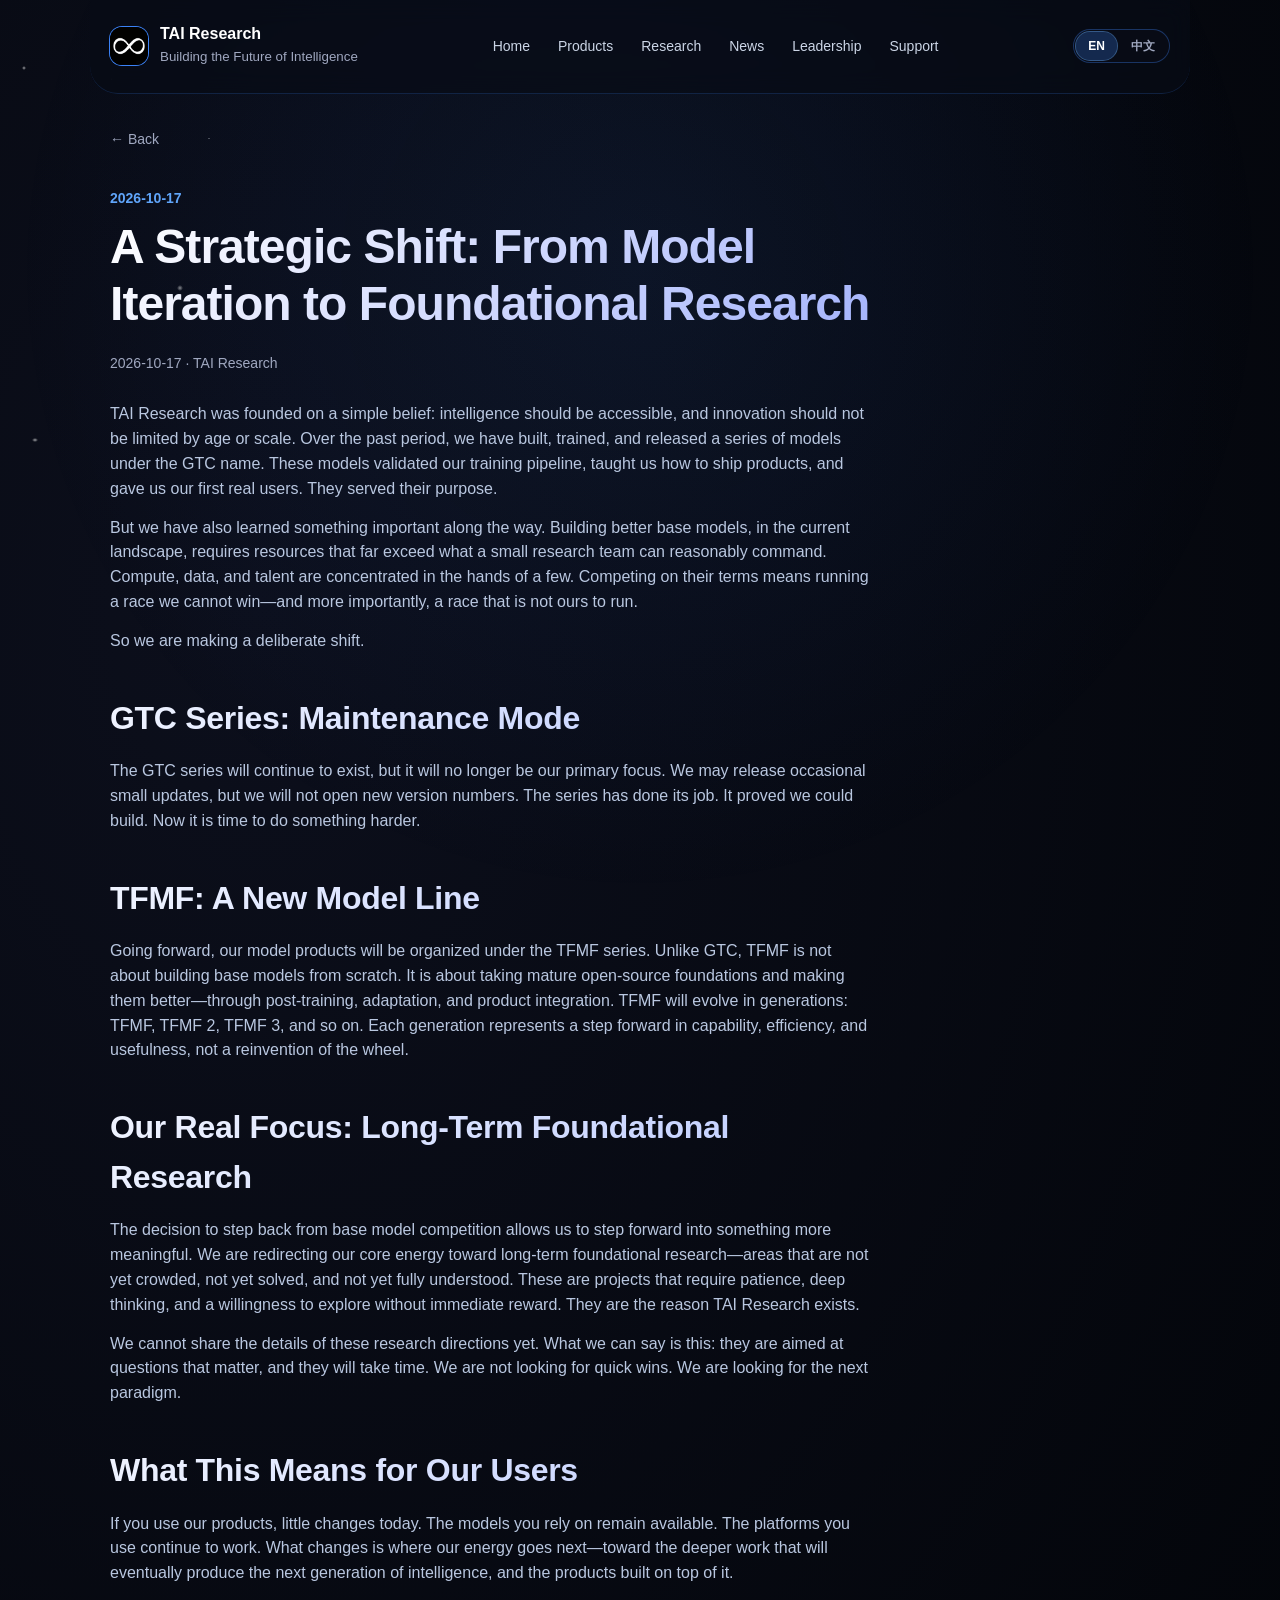
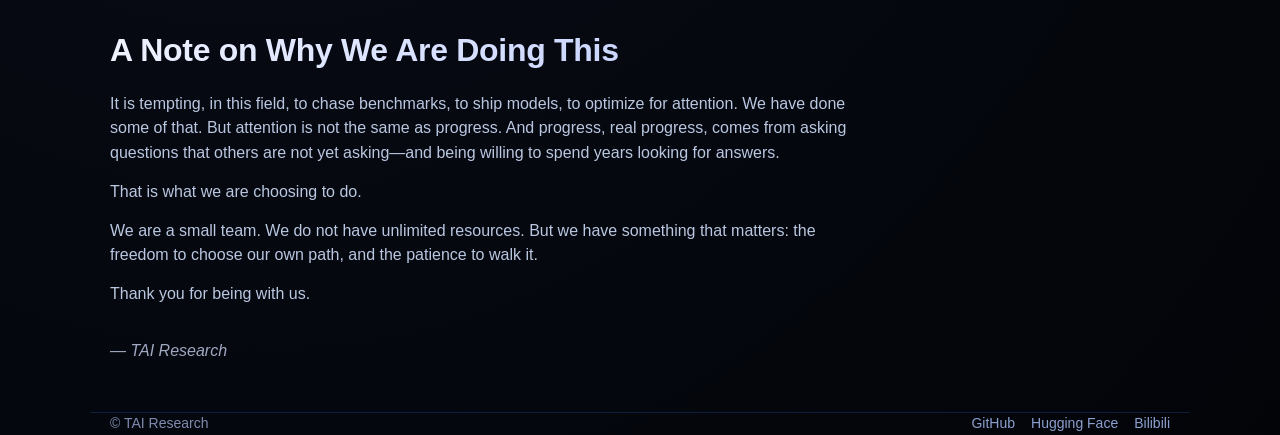
<file: Research/strategic-shift.html>
<!doctype html>
<html lang="en">
<head>
    <meta charset="utf-8" />
    <meta name="viewport" content="width=device-width,initial-scale=1" />
    <title>A Strategic Shift: From Model Iteration to Foundational Research — TAI Research</title>

    <link rel="icon" type="image/png" sizes="32x32" href="../assets/favicon-32.png" />
    <link rel="icon" type="image/png" sizes="64x64" href="../assets/favicon.png" />
    <link rel="apple-touch-icon" href="../assets/apple-touch-icon.png" />

    <meta name="description" content="GTC moves to maintenance mode. Our model work continues under TFMF, and our core energy turns toward long-term foundational research." />
    <meta property="og:title" content="A Strategic Shift: From Model Iteration to Foundational Research" />
    <meta property="og:type" content="article" />
    <meta name="theme-color" content="#0a0c12" />

    <link rel="stylesheet" href="../assets/site.css" />
</head>
<body data-page="shift">

<header class="container site-header">
    <a class="logo" href="../index.html">
        <span class="mark"><img src="../assets/logo.png" alt="TAI Research" /></span>
        <span>
            <span class="logo-name">TAI Research</span>
            <small data-i18n="tagline">Building the Future of Intelligence</small>
        </span>
    </a>

    <button class="nav-toggle" id="navToggle" aria-label="Menu" aria-expanded="false">☰</button>

    <nav class="site-nav">
        <a href="../index.html" data-i18n="nav.home">Home</a>
        <a href="../products.html" data-i18n="nav.products">Products</a>
        <a href="../research.html" data-i18n="nav.research">Research</a>
        <a href="../news.html" data-i18n="nav.news">News</a>
        <a href="../leadership.html" data-i18n="nav.leadership">Leadership</a>
        <a href="../index.html#support" data-i18n="nav.support">Support</a>
    </nav>

    <div class="lang-toggle" role="group" aria-label="Language">
        <button type="button" data-lang-btn="en" aria-pressed="true">EN</button>
        <button type="button" data-lang-btn="zh" aria-pressed="false">中文</button>
    </div>
</header>

<main class="container">
    <article class="article" style="padding: 16px 0 48px">

        <a href="../news.html" class="back-link" data-i18n="back">← Back</a>

        <div class="news-date" style="margin-bottom:10px">2026-10-17</div>

        <h1 data-i18n="shift.title">A Strategic Shift: From Model Iteration to Foundational Research</h1>

        <div class="article-meta" data-i18n="shift.meta">2026-10-17 · TAI Research</div>

        <p data-i18n="shift.p1">TAI Research was founded on a simple belief: intelligence should be accessible, and innovation should not be limited by age or scale. Over the past period, we have built, trained, and released a series of models under the GTC name. These models validated our training pipeline, taught us how to ship products, and gave us our first real users. They served their purpose.</p>

        <p data-i18n="shift.p2">But we have also learned something important along the way. Building better base models, in the current landscape, requires resources that far exceed what a small research team can reasonably command. Compute, data, and talent are concentrated in the hands of a few. Competing on their terms means running a race we cannot win—and more importantly, a race that is not ours to run.</p>

        <p data-i18n="shift.p3">So we are making a deliberate shift.</p>

        <h2 data-i18n="shift.h.gtc">GTC Series: Maintenance Mode</h2>
        <p data-i18n="shift.p.gtc">The GTC series will continue to exist, but it will no longer be our primary focus. We may release occasional small updates, but we will not open new version numbers. The series has done its job. It proved we could build. Now it is time to do something harder.</p>

        <h2 data-i18n="shift.h.tfmf">TFMF: A New Model Line</h2>
        <p data-i18n="shift.p.tfmf1">Going forward, our model products will be organized under the TFMF series. Unlike GTC, TFMF is not about building base models from scratch. It is about taking mature open-source foundations and making them better—through post-training, adaptation, and product integration. TFMF will evolve in generations: TFMF, TFMF 2, TFMF 3, and so on. Each generation represents a step forward in capability, efficiency, and usefulness, not a reinvention of the wheel.</p>

        <h2 data-i18n="shift.h.focus">Our Real Focus: Long-Term Foundational Research</h2>
        <p data-i18n="shift.p.focus1">The decision to step back from base model competition allows us to step forward into something more meaningful. We are redirecting our core energy toward long-term foundational research—areas that are not yet crowded, not yet solved, and not yet fully understood. These are projects that require patience, deep thinking, and a willingness to explore without immediate reward. They are the reason TAI Research exists.</p>
        <p data-i18n="shift.p.focus2">We cannot share the details of these research directions yet. What we can say is this: they are aimed at questions that matter, and they will take time. We are not looking for quick wins. We are looking for the next paradigm.</p>

        <h2 data-i18n="shift.h.users">What This Means for Our Users</h2>
        <p data-i18n="shift.p.users">If you use our products, little changes today. The models you rely on remain available. The platforms you use continue to work. What changes is where our energy goes next—toward the deeper work that will eventually produce the next generation of intelligence, and the products built on top of it.</p>

        <h2 data-i18n="shift.h.why">A Note on Why We Are Doing This</h2>
        <p data-i18n="shift.p.why1">It is tempting, in this field, to chase benchmarks, to ship models, to optimize for attention. We have done some of that. But attention is not the same as progress. And progress, real progress, comes from asking questions that others are not yet asking—and being willing to spend years looking for answers.</p>
        <p data-i18n="shift.p.why2">That is what we are choosing to do.</p>
        <p data-i18n="shift.p.why3">We are a small team. We do not have unlimited resources. But we have something that matters: the freedom to choose our own path, and the patience to walk it.</p>
        <p data-i18n="shift.p.thanks">Thank you for being with us.</p>

        <p class="signature">— TAI Research</p>

    </article>
</main>

<footer class="container">
    <div class="footer-inner">
        <div>© TAI Research</div>
        <div class="footer-links">
            <a href="https://github.com/LTYLeo" target="_blank" rel="noopener">GitHub</a>
            <a href="https://huggingface.co/TAI-Research" target="_blank" rel="noopener">Hugging Face</a>
            <a href="https://space.bilibili.com/88158150" target="_blank" rel="noopener">Bilibili</a>
        </div>
    </div>
</footer>

<script src="../assets/locales.js"></script>
<script src="../assets/i18n.js"></script>
<script src="../assets/menu.js"></script>
</body>
</html>
</file>
<file: assets/site.css>
/* ==========================================================================
   TAI Research — shared styles
   One file for every page. Previously each page carried its own copy, which is
   how the mobile navigation ended up missing from all of them at once.
   ========================================================================== */

:root {
    --bg: #0a0c12;
    --card: rgba(18, 22, 32, 0.75);
    --card-border: rgba(50, 60, 85, 0.5);
    --text: #eef2ff;
    --muted: #a0a8c0;
    --accent: #3b82f6;
    --accent-glow: #6366f1;
    --border: #1f2a3e;
    --link: #9bb4ff;
    --link-hover: #ffffff;

    /* The header is sticky, so its height is a layout constant rather than a
       guess: anchors scroll to the right place and the mobile menu knows where
       to start. */
    --header-h: 76px;
    --radius: 20px;
    /* Used by .site-header for the curved bottom edge. It was referenced without
       ever being defined, so border-radius resolved to nothing and the bar came
       out square instead of shaped like the Developer Platform's. */
    --radius-lg: 28px;
    --max-w: 1100px;

    /* Fluid type. A 48px headline is right on a laptop and unreadable on a
       phone; clamp keeps one value doing both jobs. */
    --h1: clamp(30px, 6vw, 48px);
    --h2: clamp(24px, 4.4vw, 32px);
    --h3: clamp(17px, 2.4vw, 20px);
    --body: clamp(15px, 1.6vw, 16px);
}

* { box-sizing: border-box; }

html { scroll-behavior: smooth; scroll-padding-top: calc(var(--header-h) + 16px); }

body {
    margin: 0;
    font-family: "Inter", "Segoe UI", "Roboto", "Helvetica", "Arial", sans-serif;
    background: radial-gradient(ellipse at 20% 30%, #0c0f1c, #020408);
    color: var(--text);
    line-height: 1.55;
    position: relative;
    overflow-x: hidden;
    -webkit-text-size-adjust: 100%;
}

/* Starfield and glow, behind everything. */
body::before {
    content: "";
    position: fixed;
    inset: 0;
    pointer-events: none;
    background-image:
        radial-gradient(2px 2px at 12% 34%, #fff, rgba(0, 0, 0, 0)),
        radial-gradient(1px 1px at 86% 22%, #f8fafc, rgba(0, 0, 0, 0)),
        radial-gradient(3px 3px at 45% 72%, #ddd, rgba(0, 0, 0, 0)),
        radial-gradient(1px 1px at 71% 91%, #cbd5e1, rgba(0, 0, 0, 0)),
        radial-gradient(2px 2px at 33% 15%, white, rgba(0, 0, 0, 0)),
        radial-gradient(1px 1px at 95% 63%, #e2e8f0, rgba(0, 0, 0, 0)),
        radial-gradient(3px 2px at 7% 88%, #fff, rgba(0, 0, 0, 0)),
        radial-gradient(1px 1px at 62% 44%, #94a3b8, rgba(0, 0, 0, 0));
    background-size: 200px 200px, 300px 300px, 400px 400px, 280px 280px,
                     350px 350px, 220px 220px, 500px 500px, 180px 180px;
    background-repeat: no-repeat;
    opacity: 0.6;
    animation: starTwinkle 8s infinite alternate;
    z-index: 0;
}

body::after {
    content: "";
    position: fixed;
    inset: 0;
    background: radial-gradient(circle at 50% 30%, rgba(59, 130, 246, 0.08) 0%, rgba(0, 0, 0, 0) 70%);
    pointer-events: none;
    z-index: 0;
}

@keyframes starTwinkle {
    0% { opacity: 0.4; }
    100% { opacity: 0.9; }
}

/* Everything sits above the starfield. header is deliberately not in this list:
   it carries class="container" too, and a class selector outranks the element
   selector in the header rule below - which left the header at z-index 2, level
   with main and painted under it, so the mobile menu opened behind the page. */
main, footer, section, nav, .card, .btn, .container {
    position: relative;
    z-index: 2;
}

.container {
    max-width: var(--max-w);
    margin: 0 auto;
    padding: 0 20px;
}

/* ==========================================================================
   Header
   Sticky, so the navigation stays reachable on a long article. The old version
   simply hid the nav below 900px and offered nothing in its place.
   ========================================================================== */

/* Header, nav and toggle mirror the Developer Platform's .site-header /
   .site-nav / .nav-toggle exactly - same padding, gap, background opacity and
   stacking level. The two sites share a brand and a reader's eye, so the bar at
   the top should not be one of the places they differ. */
.site-header {
    padding: 24px 20px;
    display: flex;
    align-items: center;
    justify-content: space-between;
    gap: 20px;
    flex-wrap: wrap;
    border-bottom: 1px solid rgba(59, 130, 246, 0.2);
    background: rgba(8, 12, 22, 0.7);
    backdrop-filter: blur(12px);
    -webkit-backdrop-filter: blur(12px);
    border-radius: 0 0 var(--radius-lg) var(--radius-lg);
    margin-bottom: 8px;
    position: sticky;
    top: 0;
    z-index: 60;
}

/* Logo block. Mirrors the Developer Platform: the mark, then a stack of name
   and tagline. .logo-name has to be display:block, otherwise the tagline sits
   on the same line as the name - which is what happened when the wrapper was
   changed from a div to a span. */
.logo {
    display: flex;
    align-items: center;
    gap: 12px;
    text-decoration: none;
    color: inherit;
    min-width: 0;
}

.logo .mark {
    width: 38px;
    height: 38px;
    border-radius: 12px;
    overflow: hidden;
    box-shadow: 0 0 0 1px #3b82f6;
    flex: 0 0 auto;
}

.logo .mark img { width: 100%; height: 100%; object-fit: cover; display: block; }

/* No font-size on <small>: the element's own 0.833em (13.33px) is what the
   Developer Platform renders, and overriding it to 12px made the whole logo
   block 7px shorter than the other site's. */
.logo-name {
    font-weight: 700;
    color: #ffffff;
    display: block;
    line-height: 1.25;
    font-size: 16px;
}

/* No display or line-height override. As inline, <small> forms its own line
   box after the block-level .logo-name and picks up the body's line-height,
   which is what makes the Developer Platform's logo block 45px tall. Forcing
   display:block gave it a compressed line box and a 38px block. */
.logo small { color: var(--muted); }

.site-nav {
    display: flex;
    align-items: center;
    gap: 28px;
    flex-wrap: wrap;
}

.site-nav a {
    color: #cbd5e6;
    font-weight: 500;
    font-size: 14px;
    transition: 0.2s;
    text-decoration: none;
}

.site-nav a:hover { color: #ffffff; text-shadow: 0 0 5px #3b82f6; }
.site-nav a[aria-current="page"] { color: #ffffff; }

.nav-toggle {
    display: none;
    align-items: center;
    justify-content: center;
    width: 44px;
    height: 44px;
    cursor: pointer;
    background: none;
    border: 1px solid var(--border);
    border-radius: 10px;
    color: var(--text);
    font-size: 18px;
}

/* Language toggle.

   Matches the Developer Platform's switch exactly - a pill inside a pill, with
   the active option carrying a hairline glow rather than a solid fill. The two
   sites share a brand, and the control is the one piece of chrome a reader
   touches on every page, so it should not look like a different product. */
.lang-toggle {
    display: inline-flex;
    align-items: center;
    gap: 2px;
    padding: 2px;
    border-radius: 20px;
    border: 1px solid rgba(59, 130, 246, 0.35);
    background: rgba(10, 14, 24, 0.7);
    flex: 0 0 auto;
}

.lang-toggle button {
    background: none;
    border: none;
    color: var(--muted);
    font-family: inherit;
    font-size: 12px;
    font-weight: 600;
    line-height: 1;
    padding: 6px 12px;
    border-radius: 20px;
    cursor: pointer;
    transition: 0.18s;
    /* A 28px-tall pill is under the comfortable touch target, so the hit area
       is widened without changing how it looks. */
    min-height: 28px;
    position: relative;
}

/* Invisible padding that extends the tap area to ~44px without growing the pill. */
.lang-toggle button::after {
    content: "";
    position: absolute;
    inset: -8px -4px;
}

.lang-toggle button:hover { color: #ffffff; }

.lang-toggle button[aria-pressed="true"] {
    background: rgba(59, 130, 246, 0.25);
    color: #ffffff;
    box-shadow: 0 0 0 1px rgba(96, 165, 250, 0.5);
}


/* ==========================================================================
   Type
   ========================================================================== */

h1 {
    font-size: var(--h1);
    line-height: 1.18;
    margin: 0 0 20px;
    font-weight: 800;
    background: linear-gradient(135deg, #ffffff, #a5b4fc, #60a5fa, #c084fc);
    background-size: 300% 300%;
    -webkit-background-clip: text;
    background-clip: text;
    color: transparent;
    animation: gradientShift 5s ease infinite;
    letter-spacing: -0.02em;
}

h2 {
    margin: 0 0 16px;
    font-size: var(--h2);
    font-weight: 700;
    letter-spacing: -0.3px;
    background: linear-gradient(135deg, #f0f4ff, #b9c8ff);
    -webkit-background-clip: text;
    background-clip: text;
    color: transparent;
}

h3 { margin: 0 0 12px; font-size: var(--h3); font-weight: 600; color: #eef2ff; }

p { color: #b9c7e0; margin: 0 0 14px; font-size: var(--body); }
p:last-child { margin-bottom: 0; }

@keyframes gradientShift {
    0% { background-position: 0% 50%; }
    50% { background-position: 100% 50%; }
    100% { background-position: 0% 50%; }
}

a { color: var(--link); }
a:hover { color: var(--link-hover); }

.muted { color: var(--muted); }

/* ==========================================================================
   Cards
   ========================================================================== */

.card {
    background: var(--card);
    backdrop-filter: blur(10px);
    -webkit-backdrop-filter: blur(10px);
    padding: 24px;
    border-radius: var(--radius);
    border: 1px solid var(--card-border);
    box-shadow: 0 8px 20px rgba(0, 0, 0, 0.3);
    transition: transform 0.2s ease, border-color 0.2s;
}

.card-clickable, .news-clickable {
    cursor: pointer;
    text-decoration: none;
    color: inherit;
    display: block;
}

.card:hover, .card-clickable:hover, .news-clickable:hover {
    border-color: rgba(59, 130, 246, 0.6);
    transform: translateY(-2px);
}

.grid {
    display: grid;
    grid-template-columns: repeat(auto-fit, minmax(260px, 1fr));
    gap: 24px;
    margin-top: 28px;
}

/* ==========================================================================
   Buttons and badges
   ========================================================================== */

.btn {
    display: inline-flex;
    align-items: center;
    justify-content: center;
    gap: 8px;
    padding: 12px 26px;
    border-radius: 40px;
    background: linear-gradient(145deg, #1e293b, #0f172a);
    color: #ffffff;
    font-weight: 500;
    text-decoration: none;
    font-size: 14px;
    border: 1px solid rgba(59, 130, 246, 0.5);
    transition: all 0.25s ease;
    box-shadow: 0 2px 5px rgba(0, 0, 0, 0.2);
    min-height: 44px;
}

.btn:hover {
    background: linear-gradient(145deg, #2d3a5e, #1e293b);
    border-color: #60a5fa;
    transform: scale(1.02);
    box-shadow: 0 6px 14px rgba(59, 130, 246, 0.25);
}

.btn.outline { background: transparent; border: 1px solid #4b5563; color: #cbd5e6; }
.btn.outline:hover { background: rgba(59, 130, 246, 0.15); border-color: #3b82f6; color: #ffffff; }

.badge {
    display: inline-block;
    background: rgba(59, 130, 246, 0.2);
    border: 1px solid rgba(59, 130, 246, 0.5);
    border-radius: 20px;
    padding: 2px 10px;
    font-size: 12px;
    font-weight: 500;
    color: #60a5fa;
    margin-left: 12px;
    vertical-align: middle;
}

.badge.new { background: rgba(34, 197, 94, 0.18); border-color: rgba(34, 197, 94, 0.5); color: #4ade80; }

.view-all-link {
    display: inline-block;
    margin-top: 16px;
    color: #60a5fa;
    text-decoration: none;
    font-weight: 500;
    border: 1px solid rgba(59, 130, 246, 0.3);
    border-radius: 30px;
    padding: 10px 24px;
    transition: 0.2s;
    min-height: 44px;
}

.view-all-link:hover { background: rgba(59, 130, 246, 0.12); border-color: #3b82f6; color: #ffffff; }

/* ==========================================================================
   Sections
   ========================================================================== */

section { padding: 48px 0; border-bottom: 1px solid rgba(59, 130, 246, 0.15); }
section:last-child { border-bottom: none; }

.hero {
    display: grid;
    grid-template-columns: 1fr 1fr;
    gap: 32px;
    align-items: center;
}

.hero-actions { display: flex; gap: 12px; flex-wrap: wrap; margin-top: 8px; }

/* News entries.

   These were plain flex rows after the shared stylesheet was introduced, which
   stripped the card that every entry used to sit in and left the list reading as
   one wall of text. The card is back, with two changes from the original: the
   summary is clamped so a long announcement cannot dominate the list, and the
   whole row is the link rather than a small "read more" at the end. */
.news-list {
    display: flex;
    flex-direction: column;
    gap: 18px;
}

/* The row layout is shared; only entries directly inside a .news-list become
   cards. The home page already wraps each teaser in a .card, and giving the row
   its own border on top of that produced a box inside a box. */
.news-item {
    display: flex;
    flex-wrap: wrap;
    align-items: flex-start;
    gap: 20px;
    text-decoration: none;
    color: inherit;
}

/* Entries are wrapped in .card, the same box the home page uses, so the two
   pages cannot drift apart. An entry that is not a link gets no card of its own. */
.news-list > .news-item {
    background: rgba(15, 20, 32, 0.6);
    border: 1px solid rgba(50, 60, 85, 0.45);
    border-radius: 20px;
    padding: 22px 24px;
}

/* Only a link should react to the pointer; a static entry that jumps under the
   cursor promises something it cannot deliver. */
/* The card already lifts on hover; adding a slide on top of it moved the text
   out from under the pointer. */
.news-list > .news-item {
    border: none;
    border-radius: 0;
    padding: 0;
    background: none;
}

.news-item .meta {
    min-width: 108px;
    flex: 0 0 auto;
    color: #7f8cae;
    font-size: 14px;
    font-weight: 600;
    padding-top: 2px;
}

.news-item .content { flex: 1; min-width: 220px; }

.news-date {
    font-size: 14px;
    font-weight: 600;
    color: #60a5fa;
    min-width: 108px;
    flex: 0 0 auto;
    padding-top: 2px;
}

.news-title {
    display: block;
    font-size: clamp(15px, 1.9vw, 17px);
    font-weight: 650;
    line-height: 1.45;
    color: #eef2ff;
    margin-bottom: 8px;
}

.news-desc {
    color: var(--muted);
    font-size: 14.5px;
    line-height: 1.65;
    max-width: 68ch;
    /* Three lines is enough to judge whether it is worth opening. Without this
       the GTC-2.5 entry alone ran to nine. */
    display: -webkit-box;
    -webkit-line-clamp: 3;
    -webkit-box-orient: vertical;
    overflow: hidden;
}

.news-read {
    display: inline-block;
    margin-top: 10px;
    color: #60a5fa;
    font-size: 14px;
    font-weight: 500;
}

a.news-item:hover .news-read { color: #93c5fd; }

@media (max-width: 640px) {
    .news-item { padding: 16px 18px; gap: 8px; }
    .news-item .meta, .news-date { min-width: 0; width: 100%; }
    .news-desc { max-width: none; }
}

/* ==========================================================================
   Footer
   ========================================================================== */

footer {
    padding: 32px 0;
    color: #7f8cae;
    font-size: 14px;
    border-top: 1px solid rgba(59, 130, 246, 0.2);
    margin-top: 10px;
}

.footer-inner {
    display: flex;
    justify-content: space-between;
    align-items: center;
    flex-wrap: wrap;
    gap: 16px;
}

.footer-links { display: flex; gap: 16px; flex-wrap: wrap; }
footer a { color: #8ba0d0; transition: 0.2s; text-decoration: none; }
footer a:hover { color: #ffffff; }

/* ==========================================================================
   Article pages
   ========================================================================== */

.article { max-width: 760px; }
.article h2 { margin-top: 40px; }
.article h3 { margin-top: 28px; }
.article ul, .article ol { color: #b9c7e0; padding-left: 22px; }
.article li { margin-bottom: 10px; }
.article blockquote {
    margin: 24px 0;
    padding: 4px 0 4px 20px;
    border-left: 3px solid rgba(59, 130, 246, 0.6);
    color: #cbd5e6;
    font-style: italic;
}
.article .signature { margin-top: 32px; font-style: italic; color: var(--muted); }
.article-meta { color: var(--muted); font-size: 14px; margin-bottom: 28px; }

.back-link {
    display: inline-flex;
    align-items: center;
    gap: 8px;
    color: var(--muted);
    text-decoration: none;
    font-size: 14px;
    margin-bottom: 24px;
    min-height: 44px;
}
.back-link:hover { color: #ffffff; }

/* ==========================================================================
   Scrollbar
   ========================================================================== */

::-webkit-scrollbar { width: 8px; background: #11161f; }
::-webkit-scrollbar-thumb { background: #2d3a52; border-radius: 8px; }

/* ==========================================================================
   Responsive

   Breakpoints are where the layout actually breaks, not round numbers:
   900 — the hero's two columns stop fitting and the nav no longer does either
   700 — cards go single column
   480 — phone: tighten padding, stack the news date, shrink the logo text
   ========================================================================== */

@media (max-width: 900px) {
    .hero { grid-template-columns: 1fr; gap: 32px; }

    .nav-toggle { display: inline-flex; }

    .site-nav {
        display: none;
        position: absolute;
        top: 100%;
        left: 0;
        right: 0;
        flex-direction: column;
        align-items: stretch;
        gap: 0;
        padding: 10px 20px 18px;
        background: rgba(10, 12, 18, 0.98);
        border-bottom: 1px solid var(--border);
        backdrop-filter: blur(14px);
        -webkit-backdrop-filter: blur(14px);
        z-index: 60;
    }

    .site-nav.open { display: flex; }

    .site-nav a {
        padding: 14px 4px;
        font-size: 16px;
        border-bottom: 1px solid rgba(255, 255, 255, 0.06);
    }

    .lang-toggle { margin: 14px 0 0; align-self: flex-start; }

    .grid { grid-template-columns: 1fr; }
}

@media (max-width: 700px) {
    section { padding: 36px 0; }
    .card { padding: 20px; }
}

@media (max-width: 480px) {
    .container { padding: 0 16px; }
    header { padding: 12px 16px; border-radius: 0 0 20px 20px; }
    .logo-tag { display: none; }
    .logo-name { font-size: 15px; }
    .hero { gap: 22px; }
    .hero-actions { flex-direction: column; align-items: stretch; }
    .hero-actions .btn { width: 100%; }

    .news-item { flex-direction: column; gap: 6px; }
    .news-date { min-width: 0; }

    .footer-inner { flex-direction: column; align-items: flex-start; gap: 10px; }
    .footer-links { gap: 14px; }

    .badge { margin-left: 8px; font-size: 11px; }
    .btn { padding: 12px 20px; }
}

/* Respect a reduced-motion preference: the starfield and gradient are
   decorative and not worth making someone queasy for. */
@media (prefers-reduced-motion: reduce) {
    *, *::before, *::after {
        animation-duration: 0.01ms !important;
        animation-iteration-count: 1 !important;
        transition-duration: 0.01ms !important;
        scroll-behavior: auto !important;
    }
}

/* Small helpers used by the home page cards. */
.more { margin-top: 12px; color: #60a5fa; font-size: 14px; }
.link-accent { color: #60a5fa; }

/* Section intro line, slightly larger than body copy. */
.lede { color: var(--muted); font-size: clamp(15px, 1.9vw, 18px); max-width: 700px; }

/* Leadership roles: the job title reads as a label, not as body copy. */
.leader-role { color: #60a5fa; font-size: 13px; font-weight: 600; }
.leader-primary { border-color: rgba(59, 130, 246, 0.55); }

/* ==========================================================================
   Archive article pages (GTC-2.5 and friends)

   These classes came from the per-page style blocks that are now gone. They are
   restored here so the archived releases keep the shape they were written for
   rather than collapsing into unstyled text.
   ========================================================================== */

.tag {
    display: inline-block;
    background: rgba(59, 130, 246, 0.18);
    border: 1px solid rgba(59, 130, 246, 0.45);
    border-radius: 999px;
    padding: 3px 11px;
    font-size: 12px;
    font-weight: 600;
    color: #7db4ff;
    margin-right: 8px;
    vertical-align: middle;
}

.tag.release { background: rgba(34, 197, 94, 0.16); border-color: rgba(34, 197, 94, 0.45); color: #4ade80; }
.tag.preview { background: rgba(251, 191, 36, 0.16); border-color: rgba(251, 191, 36, 0.45); color: #fbbf24; }

.subtitle {
    font-size: clamp(16px, 2.2vw, 20px);
    color: #a5b4fc;
    font-weight: 500;
    margin: 6px 0 0;
}

.divider {
    height: 1px;
    background: linear-gradient(90deg, rgba(59, 130, 246, 0.45), transparent);
    margin: 28px 0;
}

.article-body h2 { margin-top: 36px; }
.article-body h3 { margin-top: 26px; }

.highlight-box {
    margin: 24px 0;
    padding: 18px 20px;
    background: rgba(59, 130, 246, 0.09);
    border: 1px solid rgba(59, 130, 246, 0.3);
    border-radius: 14px;
    color: #cbd5e6;
}

.highlight-box strong { color: #eef2ff; }

/* Product archive */
.model-card, .card.model-card {
    background: var(--card);
    border: 1px solid var(--card-border);
    border-radius: var(--radius);
    padding: 20px;
    margin-bottom: 16px;
}

.model-card.multimodal { border-color: rgba(168, 85, 247, 0.45); }

.subhead {
    font-size: 13px;
    font-weight: 700;
    letter-spacing: 0.06em;
    text-transform: uppercase;
    color: #7db4ff;
    margin: 28px 0 10px;
}

.link-group { display: flex; gap: 10px; flex-wrap: wrap; margin-top: 14px; }

.meta { display: flex; gap: 16px; flex-wrap: wrap; color: var(--muted); font-size: 14px; }

/* A news entry with nowhere to go: same box, but it must not move under the
   pointer. */
.news-static { cursor: default; }
</file>
